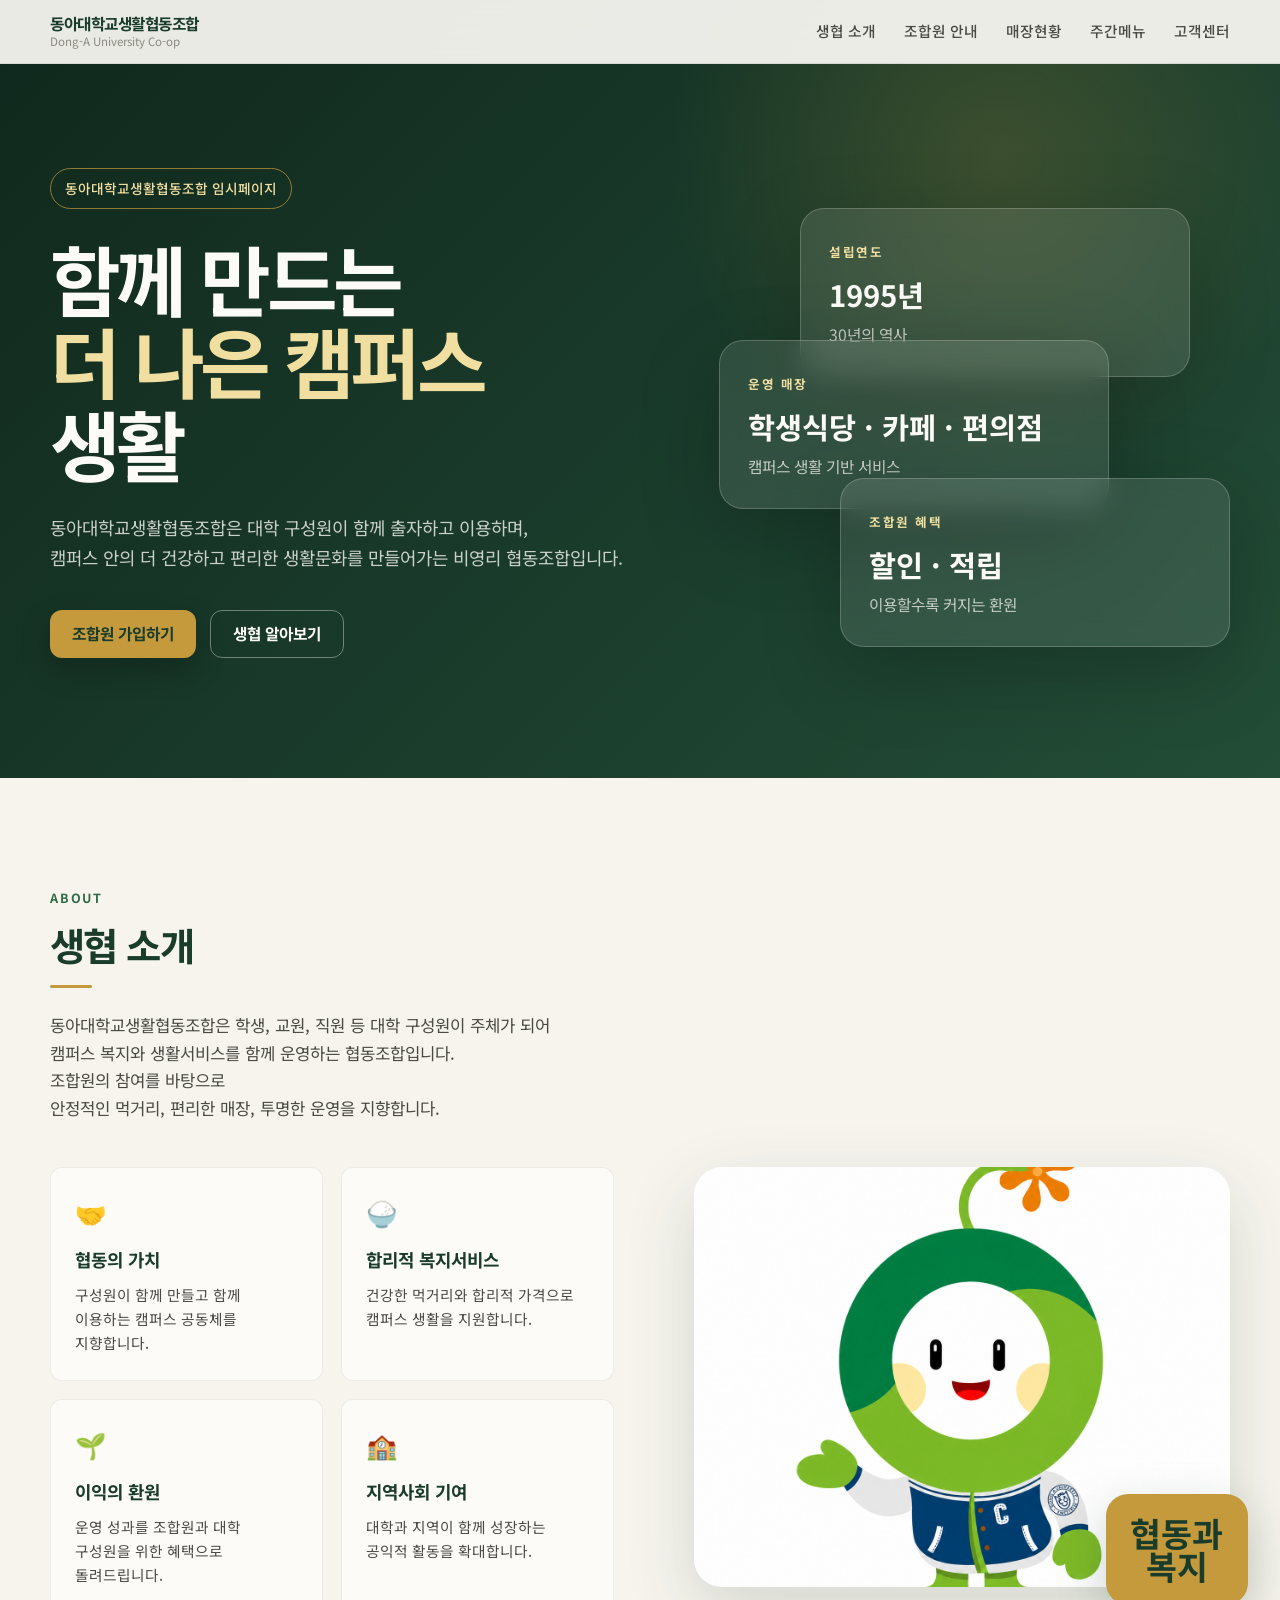
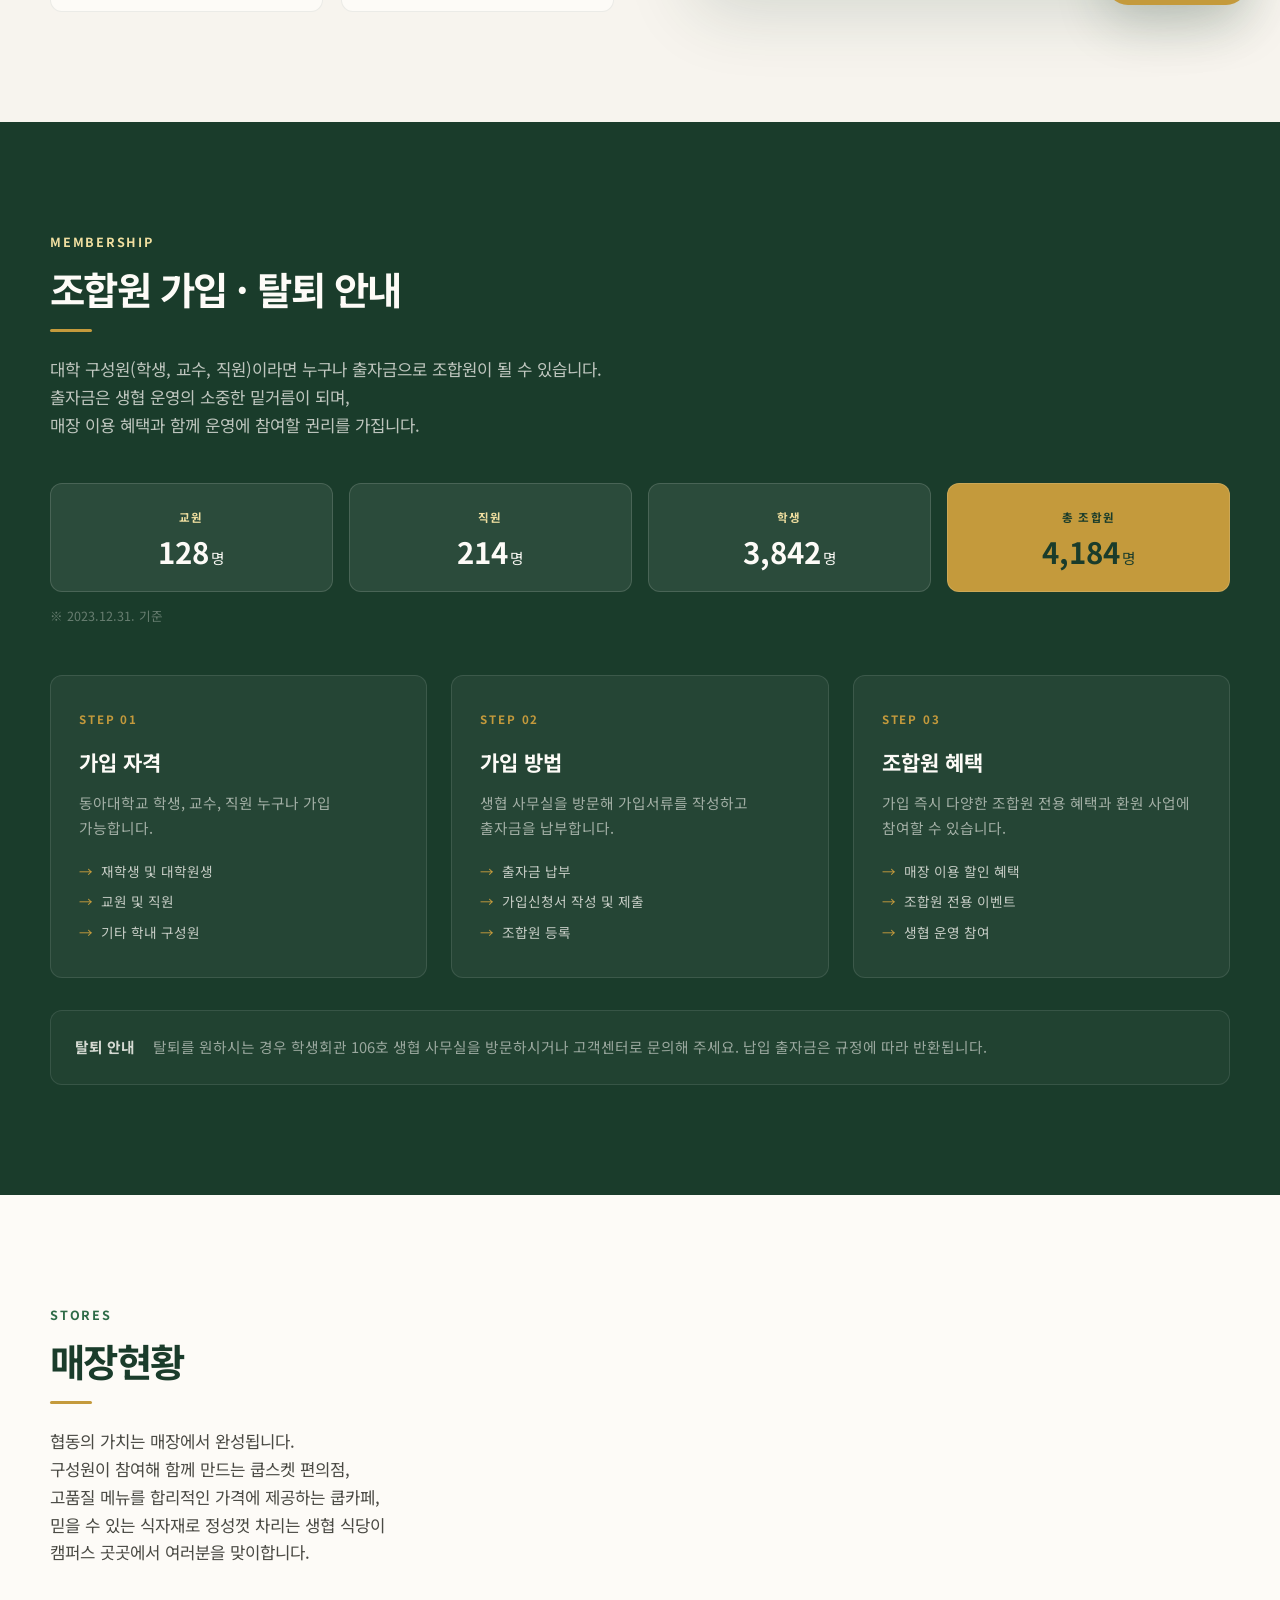
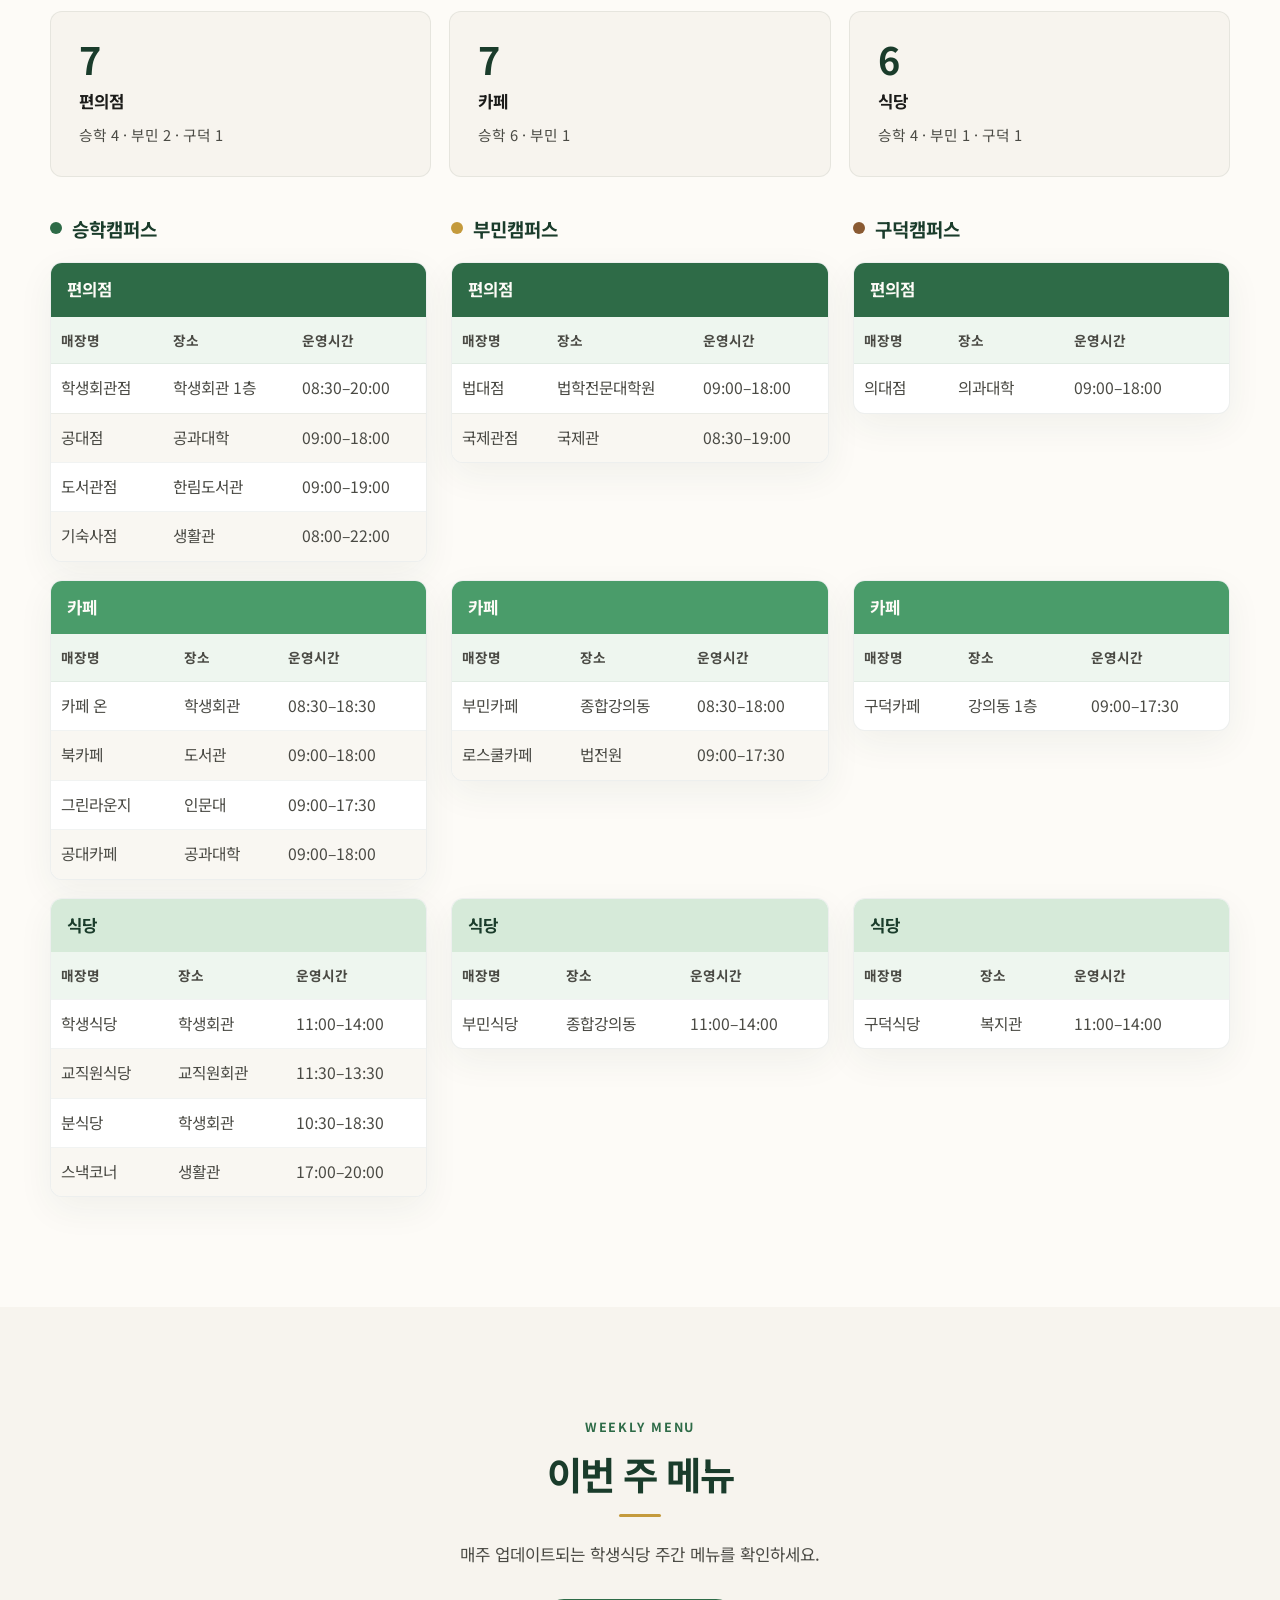
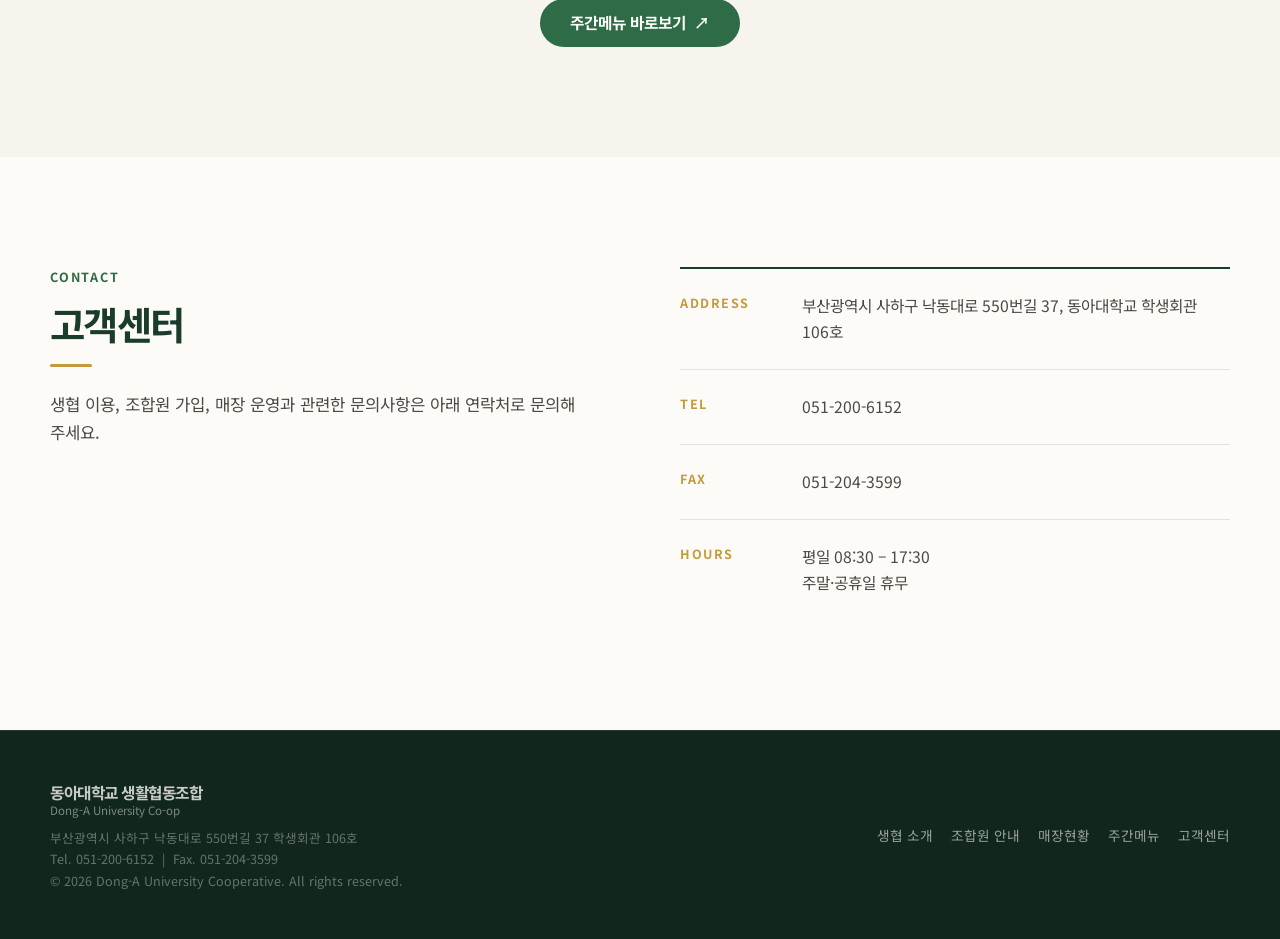
<file: donga/index.html>
<!DOCTYPE html>
<html lang="ko">
<head>
  <meta charset="UTF-8" />
  <meta name="viewport" content="width=device-width, initial-scale=1.0" />
  <title>동아대학교생활협동조합</title>
  <meta name="description" content="동아대학교생활협동조합 안내용 임시 홈페이지입니다." />
  <link rel="preconnect" href="https://fonts.googleapis.com" />
  <link rel="preconnect" href="https://fonts.gstatic.com" crossorigin />
  <link href="https://fonts.googleapis.com/css2?family=Noto+Sans+KR:wght@300;400;500;700&display=swap" rel="stylesheet" />
  <link rel="stylesheet" href="style.css" />
</head>
<body>
  <nav class="site-nav" aria-label="주요 메뉴">
    <div class="nav-inner">
      <a class="brand" href="#top" aria-label="동아대학교생활협동조합 홈으로 이동">
        <span class="brand-title">동아대학교생활협동조합</span>
        <span class="brand-subtitle">Dong-A University Co-op</span>
      </a>

      <button class="nav-toggle" type="button" aria-label="메뉴 열기" aria-expanded="false" aria-controls="navLinks">
        <span></span>
        <span></span>
        <span></span>
      </button>

      <div class="nav-links" id="navLinks">
        <a href="#intro">생협 소개</a>
        <a href="#membership">조합원 안내</a>
        <a href="#stores">매장현황</a>
        <a href="#menu">주간메뉴</a>
        <a href="#contact">고객센터</a>
      </div>
    </div>
  </nav>

  <main id="top">
    <section class="hero" aria-labelledby="hero-title">
      <div class="section-container hero-grid">
        <div class="hero-copy">
          <p class="hero-badge">동아대학교생활협동조합 임시페이지</p>
          <h1 id="hero-title">함께 만드는<br /><span>더 나은 캠퍼스</span><br />생활</h1>
          <p class="hero-description">
            동아대학교생활협동조합은 대학 구성원이 함께 출자하고 이용하며,<br>캠퍼스 안의 더 건강하고 편리한 생활문화를 만들어가는 비영리 협동조합입니다.
          </p>
          <div class="hero-actions">
            <a class="button button-primary" href="#membership">조합원 가입하기</a>
            <a class="button button-outline" href="#intro">생협 알아보기</a>
          </div>
        </div>

        <div class="hero-card-stack" aria-label="생협 주요 정보">
          <article class="hero-card hero-card-one">
            <span class="hero-card-label">설립연도</span>
            <strong>1995년</strong>
            <p>30년의 역사</p>
          </article>
          <article class="hero-card hero-card-two">
            <span class="hero-card-label">운영 매장</span>
            <strong>학생식당 · 카페 · 편의점</strong>
            <p>캠퍼스 생활 기반 서비스</p>
          </article>
          <article class="hero-card hero-card-three">
            <span class="hero-card-label">조합원 혜택</span>
            <strong>할인 · 적립</strong>
            <p>이용할수록 커지는 환원</p>
          </article>
        </div>
      </div>
    </section>

    <section class="section section-intro" id="intro" aria-labelledby="intro-title">
      <div class="section-container">
        <div class="section-header section-header-wide section-header-stacked">
          <p class="section-label">About</p>
          <h2 id="intro-title" class="section-title">생협 소개</h2>
          <div class="section-divider" aria-hidden="true"></div>
          <p class="section-lead">
            동아대학교생활협동조합은 학생, 교원, 직원 등 대학 구성원이 주체가 되어<br>캠퍼스 복지와 생활서비스를 함께 운영하는 협동조합입니다.<br>조합원의 참여를 바탕으로<br>안정적인 먹거리, 편리한 매장, 투명한 운영을 지향합니다.
          </p>
        </div>

        <div class="intro-content-grid">
          <div class="value-grid">
            <article class="value-card">
              <span class="value-icon">🤝</span>
              <h3>협동의 가치</h3>
              <p>구성원이 함께 만들고 함께 이용하는 캠퍼스 공동체를 지향합니다.</p>
            </article>
            <article class="value-card">
              <span class="value-icon">🍚</span>
              <h3>합리적 복지서비스</h3>
              <p>건강한 먹거리와 합리적 가격으로 캠퍼스 생활을 지원합니다.</p>
            </article>
            <article class="value-card">
              <span class="value-icon">🌱</span>
              <h3>이익의 환원</h3>
              <p>운영 성과를 조합원과 대학 구성원을 위한 혜택으로 돌려드립니다.</p>
            </article>
            <article class="value-card">
              <span class="value-icon">🏫</span>
              <h3>지역사회 기여</h3>
              <p>대학과 지역이 함께 성장하는 공익적 활동을 확대합니다.</p>
            </article>
          </div>

          <div class="intro-image-block">
            <img class="intro-img" src="bg_01.png" alt="bg이미지" />
            <div class="trust-badge">
              <strong>협동과<br>복지</strong>
            </div>
          </div>
        </div>
      </div>
    </section>

    <section class="section section-membership" id="membership" aria-labelledby="membership-title">
      <div class="section-container">
        <div class="section-header section-header-wide">
          <p class="section-label label-gold">Membership</p>
          <h2 id="membership-title" class="section-title title-white">조합원 가입 · 탈퇴 안내</h2>
          <div class="section-divider divider-gold" aria-hidden="true"></div>
          <p class="section-lead lead-white">
            대학 구성원(학생, 교수, 직원)이라면 누구나 출자금으로 조합원이 될 수 있습니다.<br />
            출자금은 생협 운영의 소중한 밑거름이 되며,<br />
            매장 이용 혜택과 함께 운영에 참여할 권리를 가집니다.
          </p>
        </div>

        <div class="member-stats" aria-label="조합원 현황 통계">
          <article class="member-stat-card">
            <span>교원</span>
            <strong>128<small>명</small></strong>
          </article>
          <article class="member-stat-card">
            <span>직원</span>
            <strong>214<small>명</small></strong>
          </article>
          <article class="member-stat-card">
            <span>학생</span>
            <strong>3,842<small>명</small></strong>
          </article>
          <article class="member-stat-card member-stat-total">
            <span>총 조합원</span>
            <strong>4,184<small>명</small></strong>
          </article>
        </div>
        <p class="stats-note">※ 2023.12.31. 기준</p>

        <div class="membership-grid membership-grid-steps">
          <article class="membership-card">
            <span class="membership-step">STEP 01</span>
            <h3>가입 자격</h3>
            <p>동아대학교 학생, 교수, 직원 누구나 가입 가능합니다.</p>
            <ul class="membership-list">
              <li>재학생 및 대학원생</li>
              <li>교원 및 직원</li>
              <li>기타 학내 구성원</li>
            </ul>
          </article>
          <article class="membership-card">
            <span class="membership-step">STEP 02</span>
            <h3>가입 방법</h3>
            <p>생협 사무실을 방문해 가입서류를 작성하고 출자금을 납부합니다.</p>
            <ul class="membership-list">
              <li>출자금 납부</li>
              <li>가입신청서 작성 및 제출</li>
              <li>조합원 등록</li>
            </ul>
          </article>
          <article class="membership-card">
            <span class="membership-step">STEP 03</span>
            <h3>조합원 혜택</h3>
            <p>가입 즉시 다양한 조합원 전용 혜택과 환원 사업에 참여할 수 있습니다.</p>
            <ul class="membership-list">
              <li>매장 이용 할인 혜택</li>
              <li>조합원 전용 이벤트</li>
              <li>생협 운영 참여</li>
            </ul>
          </article>
        </div>

        <div class="membership-notice">
          <strong>탈퇴 안내</strong>
          <p>탈퇴를 원하시는 경우 학생회관 106호 생협 사무실을 방문하시거나 고객센터로 문의해 주세요. 납입 출자금은 규정에 따라 반환됩니다.</p>
        </div>
      </div>
    </section>

    <section class="section section-stores" id="stores" aria-labelledby="stores-title">
      <div class="section-container">
        <div class="section-header section-header-wide section-header-stacked stores-header">
          <p class="section-label">Stores</p>
          <h2 id="stores-title" class="section-title">매장현황</h2>
          <div class="section-divider" aria-hidden="true"></div>
          <p class="section-lead">
            협동의 가치는 매장에서 완성됩니다.<br>구성원이 참여해 함께 만드는 쿱스켓 편의점,<br>고품질 메뉴를 합리적인 가격에 제공하는 쿱카페,<br>믿을 수 있는 식자재로 정성껏 차리는 생협 식당이<br>캠퍼스 곳곳에서 여러분을 맞이합니다.
          </p>
        </div>

        <div class="store-summary-grid">
          <article class="store-summary-card">
            <strong>7</strong>
            <span>편의점</span>
            <p>승학 4 · 부민 2 · 구덕 1</p>
          </article>
          <article class="store-summary-card">
            <strong>7</strong>
            <span>카페</span>
            <p>승학 6 · 부민 1</p>
          </article>
          <article class="store-summary-card">
            <strong>6</strong>
            <span>식당</span>
            <p>승학 4 · 부민 1 · 구덕 1</p>
          </article>
        </div>

        <div class="campus-grid">
          <article class="campus-block">
            <h3><span class="campus-marker marker-green"></span>승학캠퍼스</h3>
            <div class="store-card">
              <div class="store-header store-header-cvs">편의점</div>
              <table>
                <thead>
                  <tr><th>매장명</th><th>장소</th><th>운영시간</th></tr>
                </thead>
                <tbody>
                  <tr class="store-row"><td>학생회관점</td><td>학생회관 1층</td><td>08:30–20:00</td></tr>
                  <tr class="store-row store-row-shaded"><td>공대점</td><td>공과대학</td><td>09:00–18:00</td></tr>
                  <tr class="store-row"><td>도서관점</td><td>한림도서관</td><td>09:00–19:00</td></tr>
                  <tr class="store-row store-row-shaded"><td>기숙사점</td><td>생활관</td><td>08:00–22:00</td></tr>
                </tbody>
              </table>
            </div>
            <div class="store-card">
              <div class="store-header store-header-cafe">카페</div>
              <table>
                <thead>
                  <tr><th>매장명</th><th>장소</th><th>운영시간</th></tr>
                </thead>
                <tbody>
                  <tr class="store-row"><td>카페 온</td><td>학생회관</td><td>08:30–18:30</td></tr>
                  <tr class="store-row store-row-shaded"><td>북카페</td><td>도서관</td><td>09:00–18:00</td></tr>
                  <tr class="store-row"><td>그린라운지</td><td>인문대</td><td>09:00–17:30</td></tr>
                  <tr class="store-row store-row-shaded"><td>공대카페</td><td>공과대학</td><td>09:00–18:00</td></tr>
                </tbody>
              </table>
            </div>
            <div class="store-card">
              <div class="store-header store-header-dining">식당</div>
              <table>
                <thead>
                  <tr><th>매장명</th><th>장소</th><th>운영시간</th></tr>
                </thead>
                <tbody>
                  <tr class="store-row"><td>학생식당</td><td>학생회관</td><td>11:00–14:00</td></tr>
                  <tr class="store-row store-row-shaded"><td>교직원식당</td><td>교직원회관</td><td>11:30–13:30</td></tr>
                  <tr class="store-row"><td>분식당</td><td>학생회관</td><td>10:30–18:30</td></tr>
                  <tr class="store-row store-row-shaded"><td>스낵코너</td><td>생활관</td><td>17:00–20:00</td></tr>
                </tbody>
              </table>
            </div>
          </article>

          <article class="campus-block">
            <h3><span class="campus-marker marker-gold"></span>부민캠퍼스</h3>
            <div class="store-card">
              <div class="store-header store-header-cvs">편의점</div>
              <table>
                <thead>
                  <tr><th>매장명</th><th>장소</th><th>운영시간</th></tr>
                </thead>
                <tbody>
                  <tr class="store-row"><td>법대점</td><td>법학전문대학원</td><td>09:00–18:00</td></tr>
                  <tr class="store-row store-row-shaded"><td>국제관점</td><td>국제관</td><td>08:30–19:00</td></tr>
                </tbody>
              </table>
            </div>
            <div class="store-card">
              <div class="store-header store-header-cafe">카페</div>
              <table>
                <thead>
                  <tr><th>매장명</th><th>장소</th><th>운영시간</th></tr>
                </thead>
                <tbody>
                  <tr class="store-row"><td>부민카페</td><td>종합강의동</td><td>08:30–18:00</td></tr>
                  <tr class="store-row store-row-shaded"><td>로스쿨카페</td><td>법전원</td><td>09:00–17:30</td></tr>
                </tbody>
              </table>
            </div>
            <div class="store-card">
              <div class="store-header store-header-dining">식당</div>
              <table>
                <thead>
                  <tr><th>매장명</th><th>장소</th><th>운영시간</th></tr>
                </thead>
                <tbody>
                  <tr class="store-row"><td>부민식당</td><td>종합강의동</td><td>11:00–14:00</td></tr>
                </tbody>
              </table>
            </div>
          </article>

          <article class="campus-block">
            <h3><span class="campus-marker marker-brown"></span>구덕캠퍼스</h3>
            <div class="store-card">
              <div class="store-header store-header-cvs">편의점</div>
              <table>
                <thead>
                  <tr><th>매장명</th><th>장소</th><th>운영시간</th></tr>
                </thead>
                <tbody>
                  <tr class="store-row"><td>의대점</td><td>의과대학</td><td>09:00–18:00</td></tr>
                </tbody>
              </table>
            </div>
            <div class="store-card">
              <div class="store-header store-header-cafe">카페</div>
              <table>
                <thead>
                  <tr><th>매장명</th><th>장소</th><th>운영시간</th></tr>
                </thead>
                <tbody>
                  <tr class="store-row"><td>구덕카페</td><td>강의동 1층</td><td>09:00–17:30</td></tr>
                </tbody>
              </table>
            </div>
            <div class="store-card">
              <div class="store-header store-header-dining">식당</div>
              <table>
                <thead>
                  <tr><th>매장명</th><th>장소</th><th>운영시간</th></tr>
                </thead>
                <tbody>
                  <tr class="store-row"><td>구덕식당</td><td>복지관</td><td>11:00–14:00</td></tr>
                </tbody>
              </table>
            </div>
          </article>
        </div>
      </div>
    </section>

    <section class="section section-menu" id="menu" aria-labelledby="menu-title">
      <div class="section-container menu-simple">
        <p class="section-label">Weekly Menu</p>
        <h2 id="menu-title" class="section-title">이번 주 메뉴</h2>
        <div class="section-divider divider-centered" aria-hidden="true"></div>
        <p class="section-lead menu-lead">매주 업데이트되는 학생식당 주간 메뉴를 확인하세요.</p>
        <a class="button button-green" href="https://www.donga.ac.kr/kor/CMS/DietMenuMgr/list.do?mCode=MN199" target="_blank" rel="noopener">
          주간메뉴 바로보기 <span aria-hidden="true">↗</span>
        </a>
      </div>
    </section>

    <section class="section section-contact" id="contact" aria-labelledby="contact-title">
      <div class="section-container contact-grid">
        <div>
          <p class="section-label">Contact</p>
          <h2 id="contact-title" class="section-title">고객센터</h2>
          <div class="section-divider" aria-hidden="true"></div>
          <p class="section-lead">
            생협 이용, 조합원 가입, 매장 운영과 관련한 문의사항은 아래 연락처로 문의해 주세요.
          </p>
        </div>
        <div class="contact-list">
          <div class="contact-row">
            <span>Address</span>
            <p>부산광역시 사하구 낙동대로 550번길 37, 동아대학교 학생회관 106호</p>
          </div>
          <div class="contact-row">
            <span>Tel</span>
            <p>051-200-6152</p>
          </div>
          <div class="contact-row">
            <span>Fax</span>
            <p>051-204-3599</p>
          </div>
          <div class="contact-row">
            <span>Hours</span>
            <p>평일 08:30 – 17:30<br />주말·공휴일 휴무</p>
          </div>
        </div>
      </div>
    </section>
  </main>

  <footer class="site-footer">
    <div class="section-container footer-inner footer-rich">
      <div>
        <a class="footer-brand" href="#top">
          <span>동아대학교 생활협동조합</span>
          <small>Dong-A University Co-op</small>
        </a>
        <p class="footer-copy">
          부산광역시 사하구 낙동대로 550번길 37 학생회관 106호<br />
          Tel. 051-200-6152 &nbsp;|&nbsp; Fax. 051-204-3599<br />
          © 2026 Dong-A University Cooperative. All rights reserved.
        </p>
      </div>
      <div class="footer-links">
        <a href="#intro">생협 소개</a>
        <a href="#membership">조합원 안내</a>
        <a href="#stores">매장현황</a>
        <a href="#menu">주간메뉴</a>
        <a href="#contact">고객센터</a>
      </div>
    </div>
  </footer>

  <script>
    const navToggle = document.querySelector('.nav-toggle');
    const navLinks = document.querySelector('.nav-links');
    const navItems = document.querySelectorAll('.nav-links a');

    function closeMenu() {
      navToggle.classList.remove('open');
      navLinks.classList.remove('open');
      navToggle.setAttribute('aria-expanded', 'false');
      navToggle.setAttribute('aria-label', '메뉴 열기');
    }

    navToggle.addEventListener('click', () => {
      const isOpen = navToggle.classList.toggle('open');
      navLinks.classList.toggle('open', isOpen);
      navToggle.setAttribute('aria-expanded', String(isOpen));
      navToggle.setAttribute('aria-label', isOpen ? '메뉴 닫기' : '메뉴 열기');
    });

    navItems.forEach((item) => {
      item.addEventListener('click', closeMenu);
    });

    window.addEventListener('resize', () => {
      if (window.innerWidth > 900) {
        closeMenu();
      }
    });
  </script>
</body>
</html>
</file>
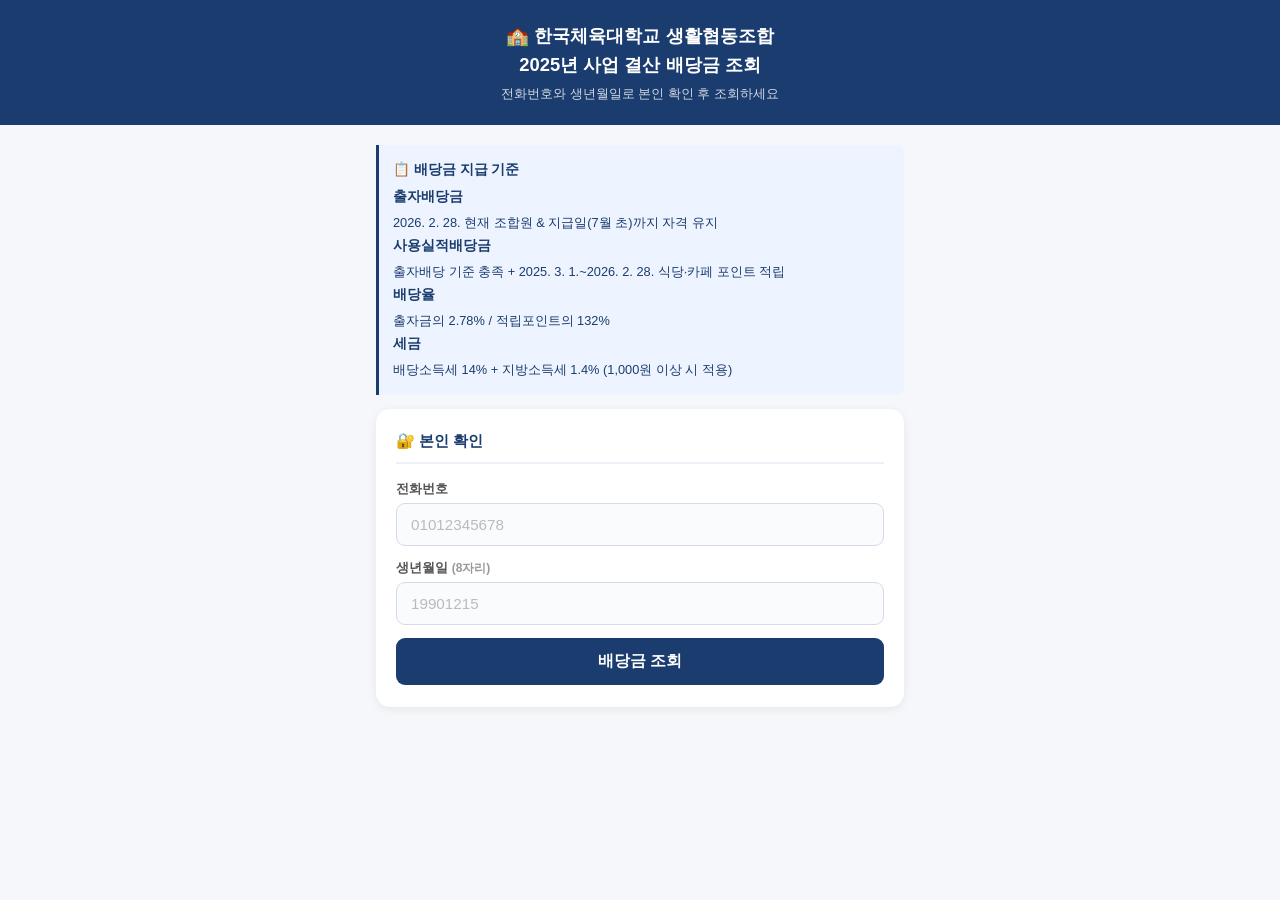
<file: knsu_member/public/index.html>
<!DOCTYPE html>
<html lang="ko">
<head>
<meta charset="UTF-8">
<meta name="viewport" content="width=device-width, initial-scale=1.0">
<title>한국체육대학교 생활협동조합 배당금 조회</title>
<style>
  * { box-sizing: border-box; margin: 0; padding: 0; }
  body { font-family: 'Apple SD Gothic Neo', '맑은 고딕', sans-serif; background: #f5f7fa; color: #222; min-height: 100vh; }

  .header { background: #1a3c6e; color: white; padding: 22px 20px; text-align: center; }
  .header h1 { font-size: 1.15rem; font-weight: 700; line-height: 1.55; }
  .header p { font-size: 0.82rem; margin-top: 6px; opacity: 0.8; }

  .container { max-width: 560px; margin: 0 auto; padding: 20px 16px 40px; }

  .card { background: white; border-radius: 14px; padding: 22px 20px; margin-bottom: 14px; box-shadow: 0 2px 10px rgba(0,0,0,0.07); }
  .card-title { font-size: 0.95rem; font-weight: 700; color: #1a3c6e; border-bottom: 2px solid #eef1f8; padding-bottom: 10px; margin-bottom: 16px; }

  .form-group { margin-bottom: 13px; }
  label { display: block; font-size: 0.82rem; color: #555; margin-bottom: 5px; font-weight: 600; }
  input[type=tel], input[type=text] {
    width: 100%; padding: 12px 14px; border: 1.5px solid #d5dbe8; border-radius: 9px;
    font-size: 0.95rem; color: #222; background: #fafbfd; transition: border-color .18s;
  }
  input:focus { outline: none; border-color: #1a3c6e; background: white; }
  input::placeholder { color: #bbb; }

  .btn { width: 100%; padding: 13px; border: none; border-radius: 9px; font-size: 0.97rem; font-weight: 700; cursor: pointer; transition: all .18s; letter-spacing: -0.2px; }
  .btn:disabled { opacity: 0.6; cursor: not-allowed; }
  .btn-primary { background: #1a3c6e; color: white; }
  .btn-primary:hover:not(:disabled) { background: #14305a; }
  .btn-ghost { background: #eef1f8; color: #1a3c6e; margin-top: 9px; }
  .btn-ghost:hover:not(:disabled) { background: #dde3f0; }
  .btn-cash { background: #1b6b3a; color: white; }
  .btn-cash:hover:not(:disabled) { background: #145230; }
  .btn-capital { background: #1a3c6e; color: white; }
  .btn-capital:hover:not(:disabled) { background: #14305a; }

  /* 배당금 테이블 */
  .dividend-wrap { margin-bottom: 18px; }
  .dividend-row { display: flex; justify-content: space-between; align-items: center; padding: 9px 0; border-bottom: 1px solid #f2f4f8; font-size: 0.9rem; }
  .dividend-row:last-child { border-bottom: none; }
  .dividend-row .lbl { color: #666; }
  .dividend-row .val { font-weight: 600; color: #222; }
  .dividend-row.total { padding-top: 12px; margin-top: 4px; border-top: 2px solid #1a3c6e; border-bottom: none; }
  .dividend-row.total .lbl { font-weight: 700; color: #1a3c6e; font-size: 0.95rem; }
  .dividend-row.total .val { font-size: 1.1rem; font-weight: 800; color: #1a3c6e; }
  .dividend-row.deduct .val { color: #c0392b; }

  /* 수령방법 선택 */
  .method-btns { display: flex; gap: 10px; margin-top: 6px; }
  .method-btn {
    flex: 1; padding: 16px 10px; border: 2px solid #d5dbe8; border-radius: 11px;
    background: white; font-size: 0.9rem; font-weight: 600; cursor: pointer;
    text-align: center; transition: all .18s; line-height: 1.4;
  }
  .method-btn .icon { font-size: 1.4rem; display: block; margin-bottom: 4px; }
  .method-btn:hover { border-color: #1a3c6e; background: #f0f4ff; }
  .method-btn.selected { border-color: #1a3c6e; background: #eef1f8; color: #1a3c6e; }

  /* 동의 박스 */
  .consent-scroll { background: #f8f9fc; border: 1px solid #e0e4ef; border-radius: 8px; padding: 12px 14px; margin-bottom: 8px; font-size: 0.78rem; color: #444; line-height: 1.75; max-height: 130px; overflow-y: auto; }
  .consent-check { display: flex; align-items: center; gap: 9px; font-size: 0.88rem; font-weight: 600; cursor: pointer; padding: 4px 0; }
  .consent-check input[type=checkbox] { width: 17px; height: 17px; cursor: pointer; flex-shrink: 0; }

  /* 알림 */
  .alert { padding: 11px 14px; border-radius: 8px; font-size: 0.85rem; margin-top: 10px; line-height: 1.5; }
  .alert-error { background: #fff0f0; color: #c0392b; border: 1px solid #fad4d4; }
  .alert-success { background: #edfaf1; color: #1b6b3a; border: 1px solid #b7e8c8; }
  .alert-warning { background: #fffbea; color: #856404; border: 1px solid #ffe484; }

  /* 안내 박스 */
  .info-box { background: #eef4ff; border-left: 3px solid #1a3c6e; padding: 13px 14px; border-radius: 0 8px 8px 0; font-size: 0.8rem; color: #1a3c6e; line-height: 1.75; margin-bottom: 14px; }
  .info-box b { display: block; margin-bottom: 3px; font-size: 0.85rem; }

  .notice-sm { font-size: 0.78rem; color: #888; margin-top: 6px; line-height: 1.6; }

  .hidden { display: none !important; }

  .spinner { display: inline-block; width: 16px; height: 16px; border: 2.5px solid rgba(255,255,255,.35); border-top-color: white; border-radius: 50%; animation: spin .65s linear infinite; vertical-align: middle; margin-right: 4px; }
  @keyframes spin { to { transform: rotate(360deg); } }

  .section-label { font-size: 0.82rem; font-weight: 700; color: #444; margin-bottom: 8px; }
</style>
</head>
<body>

<div class="header">
  <h1>🏫 한국체육대학교 생활협동조합<br>2025년 사업 결산 배당금 조회</h1>
  <p>전화번호와 생년월일로 본인 확인 후 조회하세요</p>
</div>

<div class="container">

  <div class="info-box">
    <b>📋 배당금 지급 기준</b>
    <b>출자배당금</b> 2026. 2. 28. 현재 조합원 & 지급일(7월 초)까지 자격 유지<br>
    <b>사용실적배당금</b> 출자배당 기준 충족 + 2025. 3. 1.~2026. 2. 28. 식당·카페 포인트 적립<br>
    <b>배당율</b> 출자금의 2.78% / 적립포인트의 132%<br>
    <b>세금</b> 배당소득세 14% + 지방소득세 1.4% (1,000원 이상 시 적용)
  </div>

  <!-- STEP 1: 본인 확인 -->
  <div id="step1" class="card">
    <div class="card-title">🔐 본인 확인</div>
    <div class="form-group">
      <label>전화번호</label>
      <input type="tel" id="phone-input" placeholder="01012345678" maxlength="11">
    </div>
    <div class="form-group">
      <label>생년월일 <span style="font-size:.75rem;color:#999;">(8자리)</span></label>
      <input type="tel" id="birth-input" placeholder="19901215" maxlength="8">
    </div>
    <button class="btn btn-primary" id="lookup-btn" onclick="lookupDividend()">배당금 조회</button>
    <div id="lookup-error" class="alert alert-error hidden"></div>
  </div>

  <!-- STEP 2: 배당금 확인 + 수령방법 선택 -->
  <div id="step2" class="card hidden">
    <div class="card-title">💰 배당금 내역</div>

    <div class="dividend-wrap" id="dividend-wrap"></div>

    <div id="already-notice" class="alert alert-warning hidden"></div>

    <div id="method-select">
      <div class="section-label">수령 방법을 선택해주세요</div>
      <p class="notice-sm" style="margin-bottom:10px;">
        ※ 현금수령 미신청 시 지급액 1만원 단위로 출자금 자동 증좌됩니다.
      </p>
      <div class="method-btns">
        <button class="method-btn" id="btn-cash" onclick="selectMethod('cash')">
          <span class="icon">💵</span>
          현금 수령
        </button>
        <button class="method-btn" id="btn-capital" onclick="selectMethod('capital')">
          <span class="icon">📈</span>
          출자금 반영
        </button>
      </div>
    </div>
  </div>

  <!-- STEP 3A: 현금수령 폼 -->
  <div id="step3-cash" class="card hidden">
    <div class="card-title">💵 현금수령 신청</div>

    <div class="form-group">
      <label>이름 <span style="color:#c0392b">*</span></label>
      <input type="text" id="name" placeholder="홍길동">
    </div>
    <div class="form-group">
      <label>은행명 <span style="color:#c0392b">*</span></label>
      <input type="text" id="bank-name" placeholder="예: 국민은행">
    </div>
    <div class="form-group">
      <label>계좌번호 <span style="color:#c0392b">*</span></label>
      <input type="text" id="account-number" placeholder="'-' 없이 숫자만">
    </div>
    <div class="form-group">
      <label>주민등록번호 <span style="color:#c0392b">*</span> <span style="font-size:.72rem;color:#999;">암호화 저장</span></label>
      <input type="text" id="ssn" placeholder="YYMMDD-NNNNNNN" maxlength="14">
    </div>
    <div class="form-group">
      <label>전화번호 변경 <span style="font-size:.72rem;color:#999;">변경된 경우에만 입력</span></label>
      <input type="tel" id="new-phone" placeholder="변경된 전화번호">
    </div>

    <!-- 동의 1 -->
    <div class="form-group">
      <div class="section-label">동의 항목</div>
      <div class="consent-scroll">
        <strong>개인정보 수집·이용 동의</strong><br>
        ○ 수집·이용 목적: 배당금 지급에 필요한 정보<br>
        ○ 수집 항목: 성명, 휴대전화번호, 은행계좌(은행명, 계좌번호)<br>
        ○ 보유·이용 기간: 배당금 지급 관련 절차 완료 시까지(원천세 신고 완료 시까지)<br><br>
        귀하께서는 본 개인정보 수집·이용에 대해 동의하지 않을 수 있습니다. 다만, 동의하지 않을 경우 배당금 현금지급 신청이 불가합니다.
      </div>
      <label class="consent-check">
        <input type="checkbox" id="consent1">
        개인정보 수집·이용에 동의합니다.
      </label>
    </div>

    <!-- 동의 2 -->
    <div class="form-group">
      <div class="consent-scroll">
        <strong>고유식별정보 수집·이용 동의</strong><br>
        ○ 수집·이용 목적: 배당금 지급에 필요한 정보<br>
        ○ 수집 항목: 주민등록번호<br>
        ○ 보유·이용 기간: 배당금 지급 관련 절차 완료 시까지(원천세 신고 완료 시까지)<br><br>
        귀하께서는 본 고유식별정보 수집·이용에 대해 동의하지 않을 수 있습니다. 다만, 동의하지 않을 경우 배당금 현금지급 신청이 불가합니다.
      </div>
      <label class="consent-check">
        <input type="checkbox" id="consent2">
        고유식별정보 수집·이용에 동의합니다.
      </label>
    </div>

    <!-- 동의 3 -->
    <div class="form-group">
      <div class="consent-scroll">
        <strong>개인정보 및 고유식별정보 제3자 제공 동의</strong><br>
        ○ 개인정보 제공받는 자: 퍼스트세무법인<br>
        ○ 개인정보 이용 목적: 배당금의 원천세 신고<br>
        ○ 제공하는 항목: 성명, 주민등록번호<br>
        ○ 보유 및 이용 기간: 원천세 신고 완료 시까지<br><br>
        귀하께서는 개인정보 및 고유식별정보 제3자 제공에 대해 동의하지 않을 수 있습니다. 다만, 동의하지 않을 경우 배당금 현금지급 신청이 불가합니다.
      </div>
      <label class="consent-check">
        <input type="checkbox" id="consent3">
        개인정보 및 고유식별정보 제3자 제공에 동의합니다.
      </label>
    </div>

    <button class="btn btn-cash" id="cash-submit-btn" onclick="submitCash()">현금수령 신청 완료</button>
    <button class="btn btn-ghost" onclick="goBack()">← 뒤로</button>
    <div id="cash-error" class="alert alert-error hidden"></div>
    <div id="cash-success" class="alert alert-success hidden"></div>
  </div>

  <!-- STEP 3B: 출자금 반영 확인 -->
  <div id="step3-capital" class="card hidden">
    <div class="card-title">📈 출자금 반영 신청</div>
    <div class="alert alert-warning" style="margin-bottom:14px;">
      배당금 전액을 <strong>출자금으로 반영</strong>합니다.<br>
      현금 수령을 원하지 않으며, 출자금 증좌에 동의합니다.
    </div>
    <div class="form-group">
      <label>전화번호 변경 <span style="font-size:.72rem;color:#999;">변경된 경우에만 입력</span></label>
      <input type="tel" id="new-phone-capital" placeholder="변경된 전화번호">
    </div>
    <button class="btn btn-capital" id="capital-submit-btn" onclick="submitCapital()">출자금 반영 신청 완료</button>
    <button class="btn btn-ghost" onclick="goBack()">← 뒤로</button>
    <div id="capital-error" class="alert alert-error hidden"></div>
    <div id="capital-success" class="alert alert-success hidden"></div>
  </div>

</div>

<script>
  let _phone = '';
  let _birth = '';

  function fmt(n) {
    if (n === null || n === undefined || n === '') return '-';
    return Number(n).toLocaleString('ko-KR') + '원';
  }

  async function lookupDividend() {
    const phone = document.getElementById('phone-input').value.replace(/[^0-9]/g, '');
    const birth = document.getElementById('birth-input').value.replace(/[^0-9]/g, '');
    const errEl = document.getElementById('lookup-error');
    errEl.classList.add('hidden');

    if (!phone || phone.length < 10) {
      errEl.textContent = '올바른 전화번호를 입력해주세요.';
      errEl.classList.remove('hidden'); return;
    }
    if (birth.length !== 8) {
      errEl.textContent = '생년월일 8자리를 입력해주세요. (예: 19901215)';
      errEl.classList.remove('hidden'); return;
    }

    const btn = document.getElementById('lookup-btn');
    btn.innerHTML = '<span class="spinner"></span>조회 중...';
    btn.disabled = true;

    try {
      const res = await fetch('/api/lookup', {
        method: 'POST',
        headers: { 'Content-Type': 'application/json' },
        body: JSON.stringify({ phone, birthdate: birth })
      });
      const data = await res.json();

      if (!res.ok) {
        errEl.textContent = data.error;
        errEl.classList.remove('hidden'); return;
      }

      _phone = phone;
      _birth = birth;

      const m = data.member;
      document.getElementById('dividend-wrap').innerHTML = `
        <div class="dividend-row"><span class="lbl">출자배당금</span><span class="val">${fmt(m.capital_dividend)}</span></div>
        <div class="dividend-row"><span class="lbl">사용실적배당금</span><span class="val">${fmt(m.usage_dividend)}</span></div>
        <div class="dividend-row"><span class="lbl">배당총액</span><span class="val">${fmt(m.total_dividend)}</span></div>
        <div class="dividend-row deduct"><span class="lbl">배당소득세</span><span class="val">- ${fmt(m.dividend_tax)}</span></div>
        <div class="dividend-row deduct"><span class="lbl">지방소득세</span><span class="val">- ${fmt(m.local_tax)}</span></div>
        <div class="dividend-row total"><span class="lbl">실제 수령액</span><span class="val">${fmt(m.actual_amount)}</span></div>
      `;

      const noticeEl = document.getElementById('already-notice');
      if (data.existing) {
        const method = data.existing.payment_method === 'cash' ? '현금수령' : '출자금반영';
        noticeEl.innerHTML = `⚠️ 이미 <strong>${method}</strong>으로 신청하셨습니다. (${data.existing.submitted_at})<br>재신청 시 기존 내용이 덮어씌워집니다.`;
        noticeEl.classList.remove('hidden');
      } else {
        noticeEl.classList.add('hidden');
      }

      document.getElementById('step1').classList.add('hidden');
      document.getElementById('step2').classList.remove('hidden');

    } catch (e) {
      errEl.textContent = '서버 연결에 실패했습니다. 잠시 후 다시 시도해주세요.';
      errEl.classList.remove('hidden');
    } finally {
      btn.innerHTML = '배당금 조회';
      btn.disabled = false;
    }
  }

  function selectMethod(method) {
    document.getElementById('btn-cash').classList.toggle('selected', method === 'cash');
    document.getElementById('btn-capital').classList.toggle('selected', method === 'capital');
    document.getElementById('step2').classList.add('hidden');
    document.getElementById('step3-' + method).classList.remove('hidden');
  }

  function goBack() {
    document.getElementById('step3-cash').classList.add('hidden');
    document.getElementById('step3-capital').classList.add('hidden');
    document.getElementById('step2').classList.remove('hidden');
  }

  async function submitCash() {
    const errEl = document.getElementById('cash-error');
    const sucEl = document.getElementById('cash-success');
    errEl.classList.add('hidden');
    sucEl.classList.add('hidden');

    const name = document.getElementById('name').value.trim();
    const bankName = document.getElementById('bank-name').value.trim();
    const accountNumber = document.getElementById('account-number').value.replace(/[^0-9]/g, '');
    const ssn = document.getElementById('ssn').value.replace(/[^0-9]/g, '');
    const newPhone = document.getElementById('new-phone').value.replace(/[^0-9]/g, '');
    const c1 = document.getElementById('consent1').checked;
    const c2 = document.getElementById('consent2').checked;
    const c3 = document.getElementById('consent3').checked;

    if (!name) { errEl.textContent = '이름을 입력해주세요.'; errEl.classList.remove('hidden'); return; }
    if (!bankName) { errEl.textContent = '은행명을 입력해주세요.'; errEl.classList.remove('hidden'); return; }
    if (!accountNumber) { errEl.textContent = '계좌번호를 입력해주세요.'; errEl.classList.remove('hidden'); return; }
    if (ssn.length !== 13) { errEl.textContent = '주민등록번호 13자리를 정확히 입력해주세요.'; errEl.classList.remove('hidden'); return; }
    if (!c1 || !c2 || !c3) { errEl.textContent = '모든 동의 항목에 체크해주세요.'; errEl.classList.remove('hidden'); return; }

    const btn = document.getElementById('cash-submit-btn');
    btn.innerHTML = '<span class="spinner"></span>신청 중...';
    btn.disabled = true;

    try {
      const res = await fetch('/api/submit/cash', {
        method: 'POST',
        headers: { 'Content-Type': 'application/json' },
        body: JSON.stringify({
          phone: _phone, birthdate: _birth,
          new_phone: newPhone || null,
          name, bank_name: bankName, account_number: accountNumber, ssn,
          consent_personal: true, consent_unique_id: true, consent_third_party: true
        })
      });
      const data = await res.json();
      if (!res.ok) { errEl.textContent = data.error; errEl.classList.remove('hidden'); return; }

      sucEl.innerHTML = '✅ ' + data.message;
      sucEl.classList.remove('hidden');
      btn.classList.add('hidden');
      document.querySelectorAll('#step3-cash .btn-ghost').forEach(b => b.classList.add('hidden'));
    } catch (e) {
      errEl.textContent = '서버 연결에 실패했습니다.';
      errEl.classList.remove('hidden');
    } finally {
      btn.innerHTML = '현금수령 신청 완료';
      btn.disabled = false;
    }
  }

  async function submitCapital() {
    const errEl = document.getElementById('capital-error');
    const sucEl = document.getElementById('capital-success');
    errEl.classList.add('hidden');
    sucEl.classList.add('hidden');

    const newPhone = document.getElementById('new-phone-capital').value.replace(/[^0-9]/g, '');

    const btn = document.getElementById('capital-submit-btn');
    btn.innerHTML = '<span class="spinner"></span>신청 중...';
    btn.disabled = true;

    try {
      const res = await fetch('/api/submit/capital', {
        method: 'POST',
        headers: { 'Content-Type': 'application/json' },
        body: JSON.stringify({ phone: _phone, birthdate: _birth, new_phone: newPhone || null })
      });
      const data = await res.json();
      if (!res.ok) { errEl.textContent = data.error; errEl.classList.remove('hidden'); return; }

      sucEl.innerHTML = '✅ ' + data.message;
      sucEl.classList.remove('hidden');
      btn.classList.add('hidden');
      document.querySelectorAll('#step3-capital .btn-ghost').forEach(b => b.classList.add('hidden'));
    } catch (e) {
      errEl.textContent = '서버 연결에 실패했습니다.';
      errEl.classList.remove('hidden');
    } finally {
      btn.innerHTML = '출자금 반영 신청 완료';
      btn.disabled = false;
    }
  }

  // 주민번호 자동 하이픈
  document.getElementById('ssn').addEventListener('input', function(e) {
    let v = e.target.value.replace(/[^0-9]/g, '');
    if (v.length > 6) v = v.slice(0, 6) + '-' + v.slice(6);
    e.target.value = v.slice(0, 14);
  });

  // 엔터키로 조회
  ['phone-input', 'birth-input'].forEach(id => {
    document.getElementById(id).addEventListener('keydown', e => {
      if (e.key === 'Enter') lookupDividend();
    });
  });
</script>
</body>
</html>
</file>
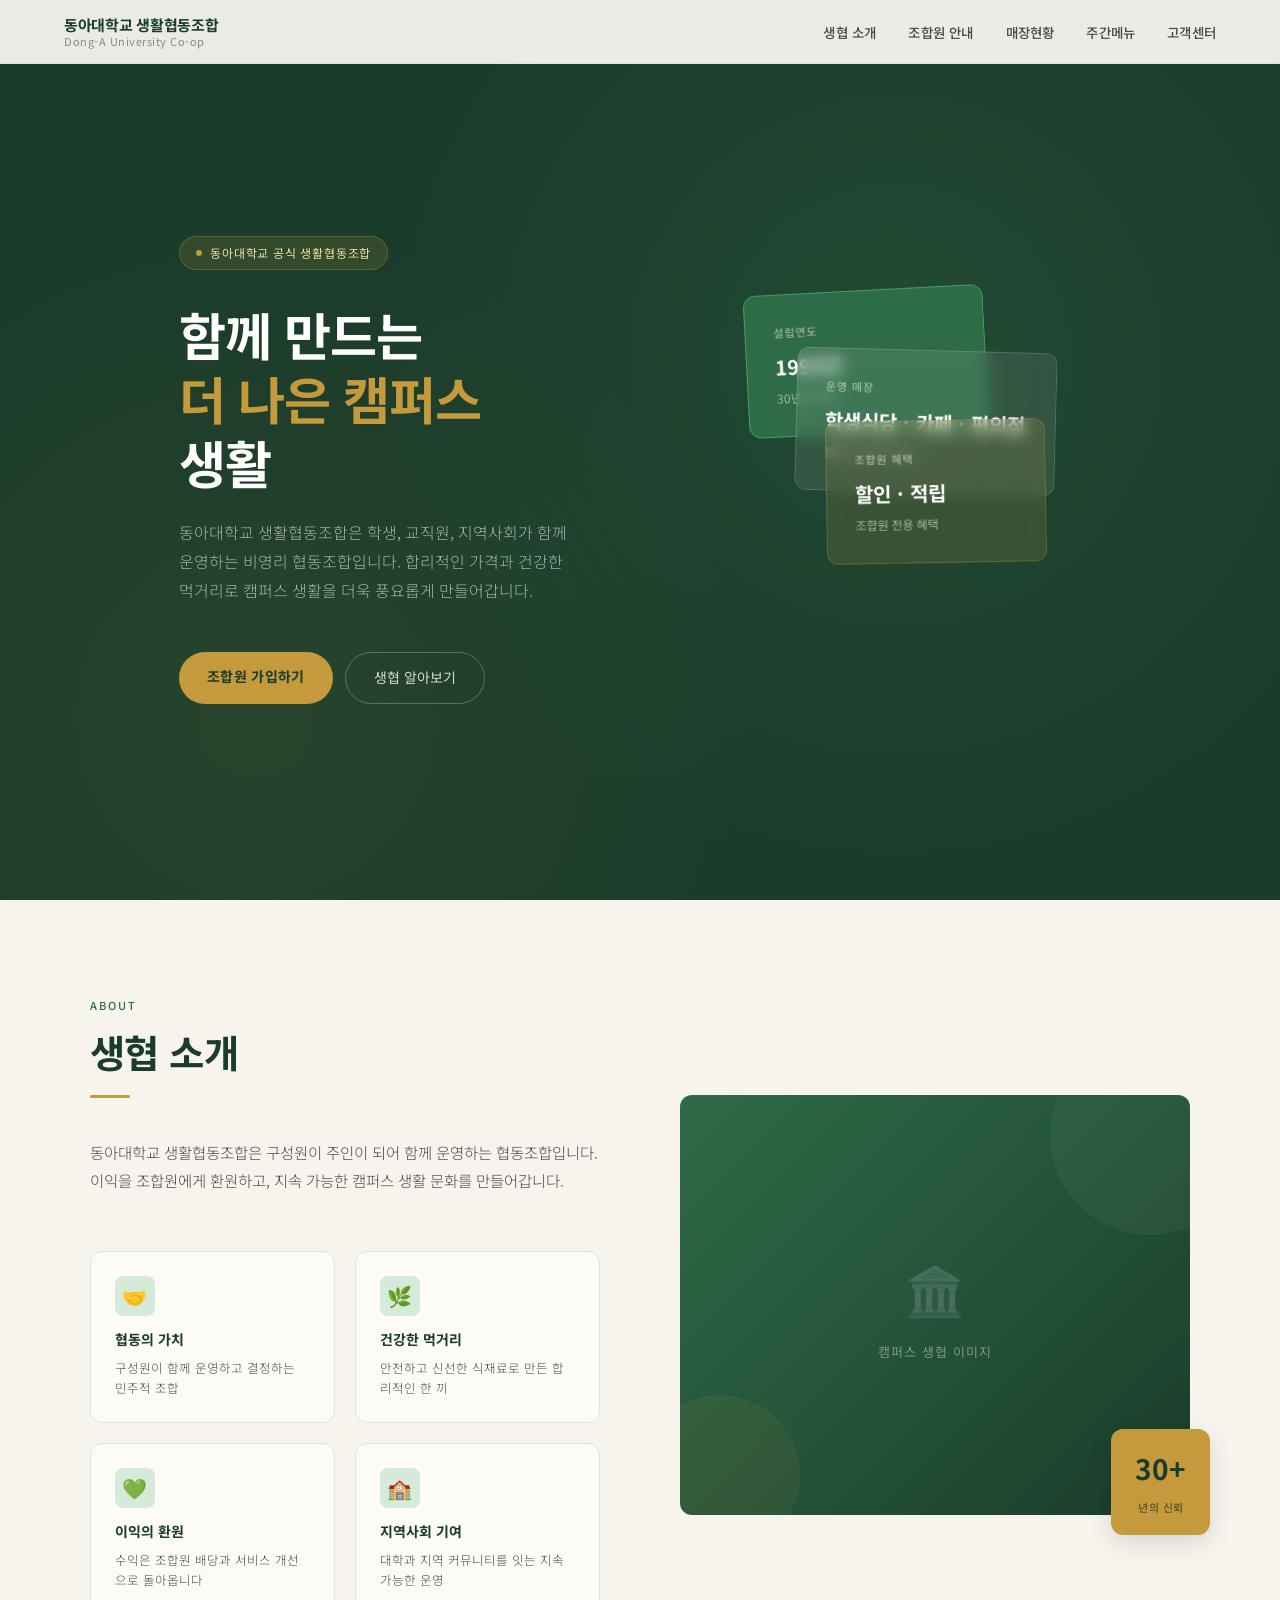
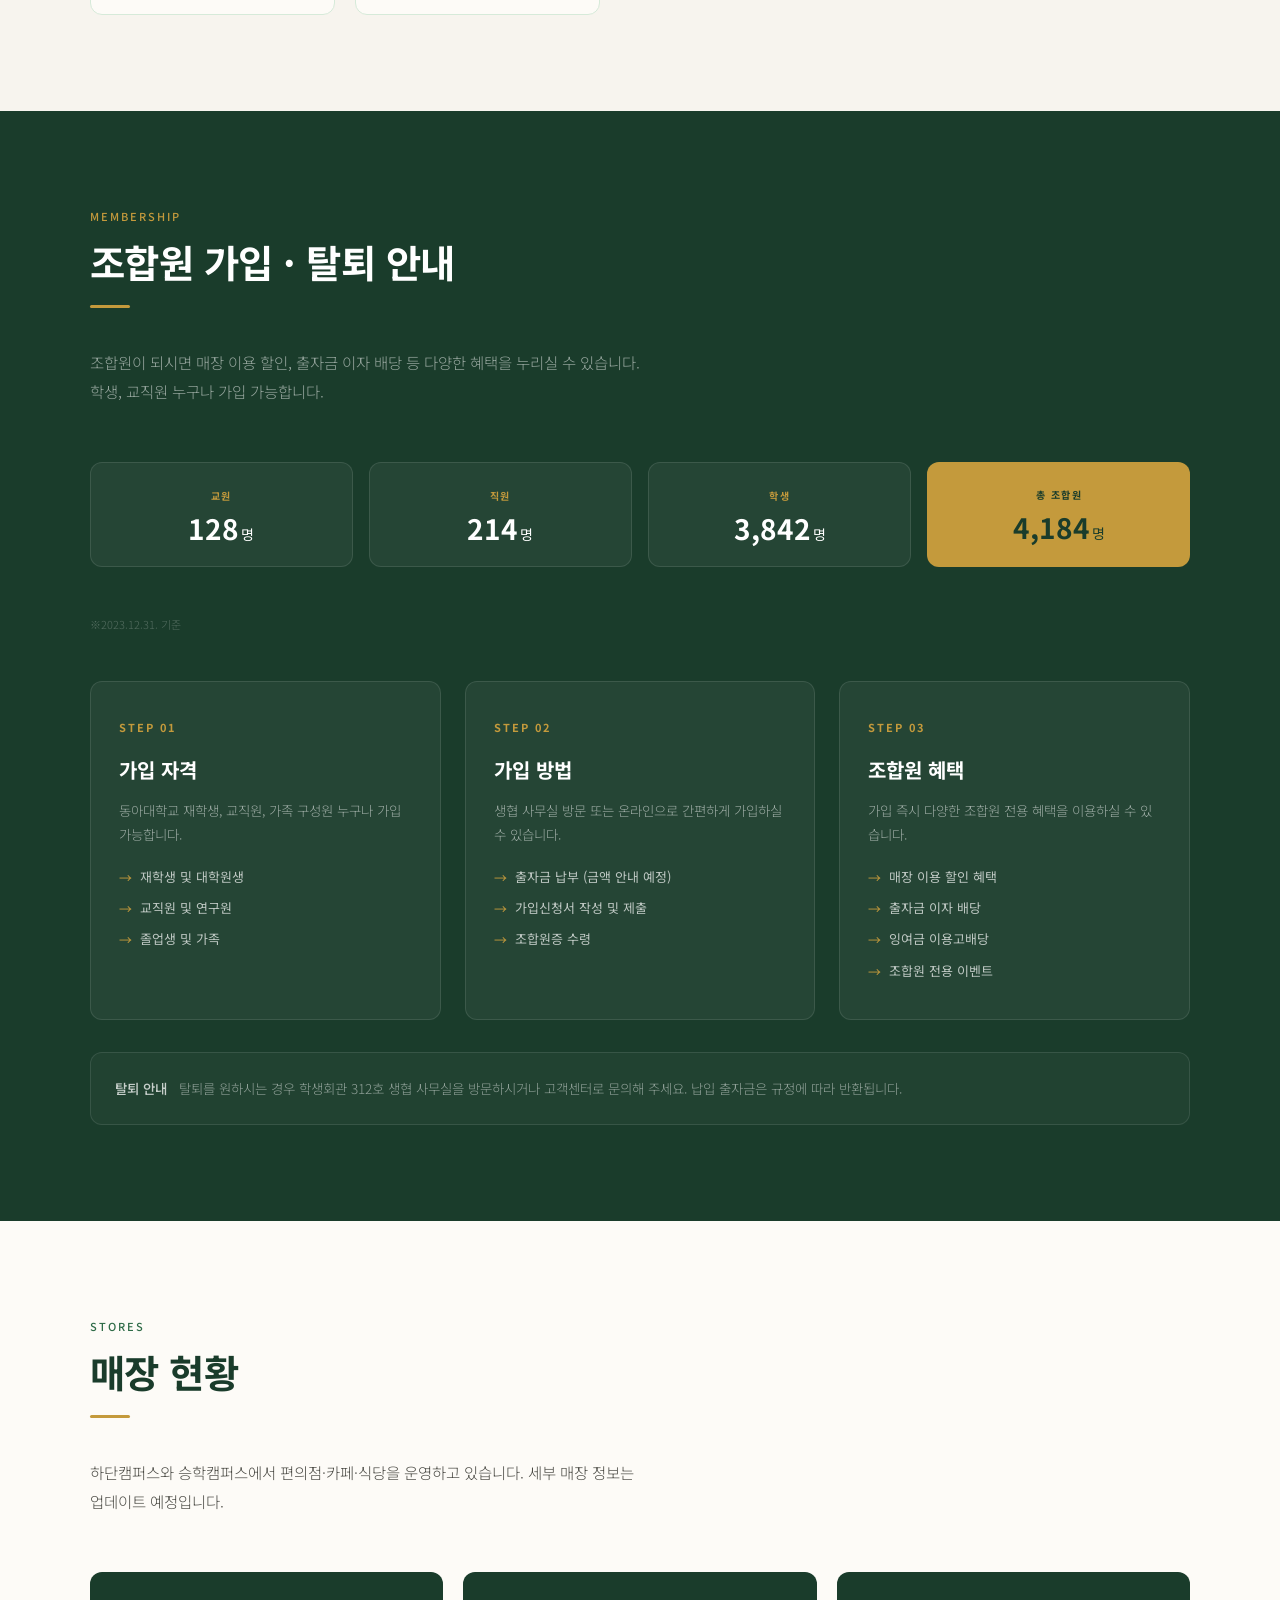
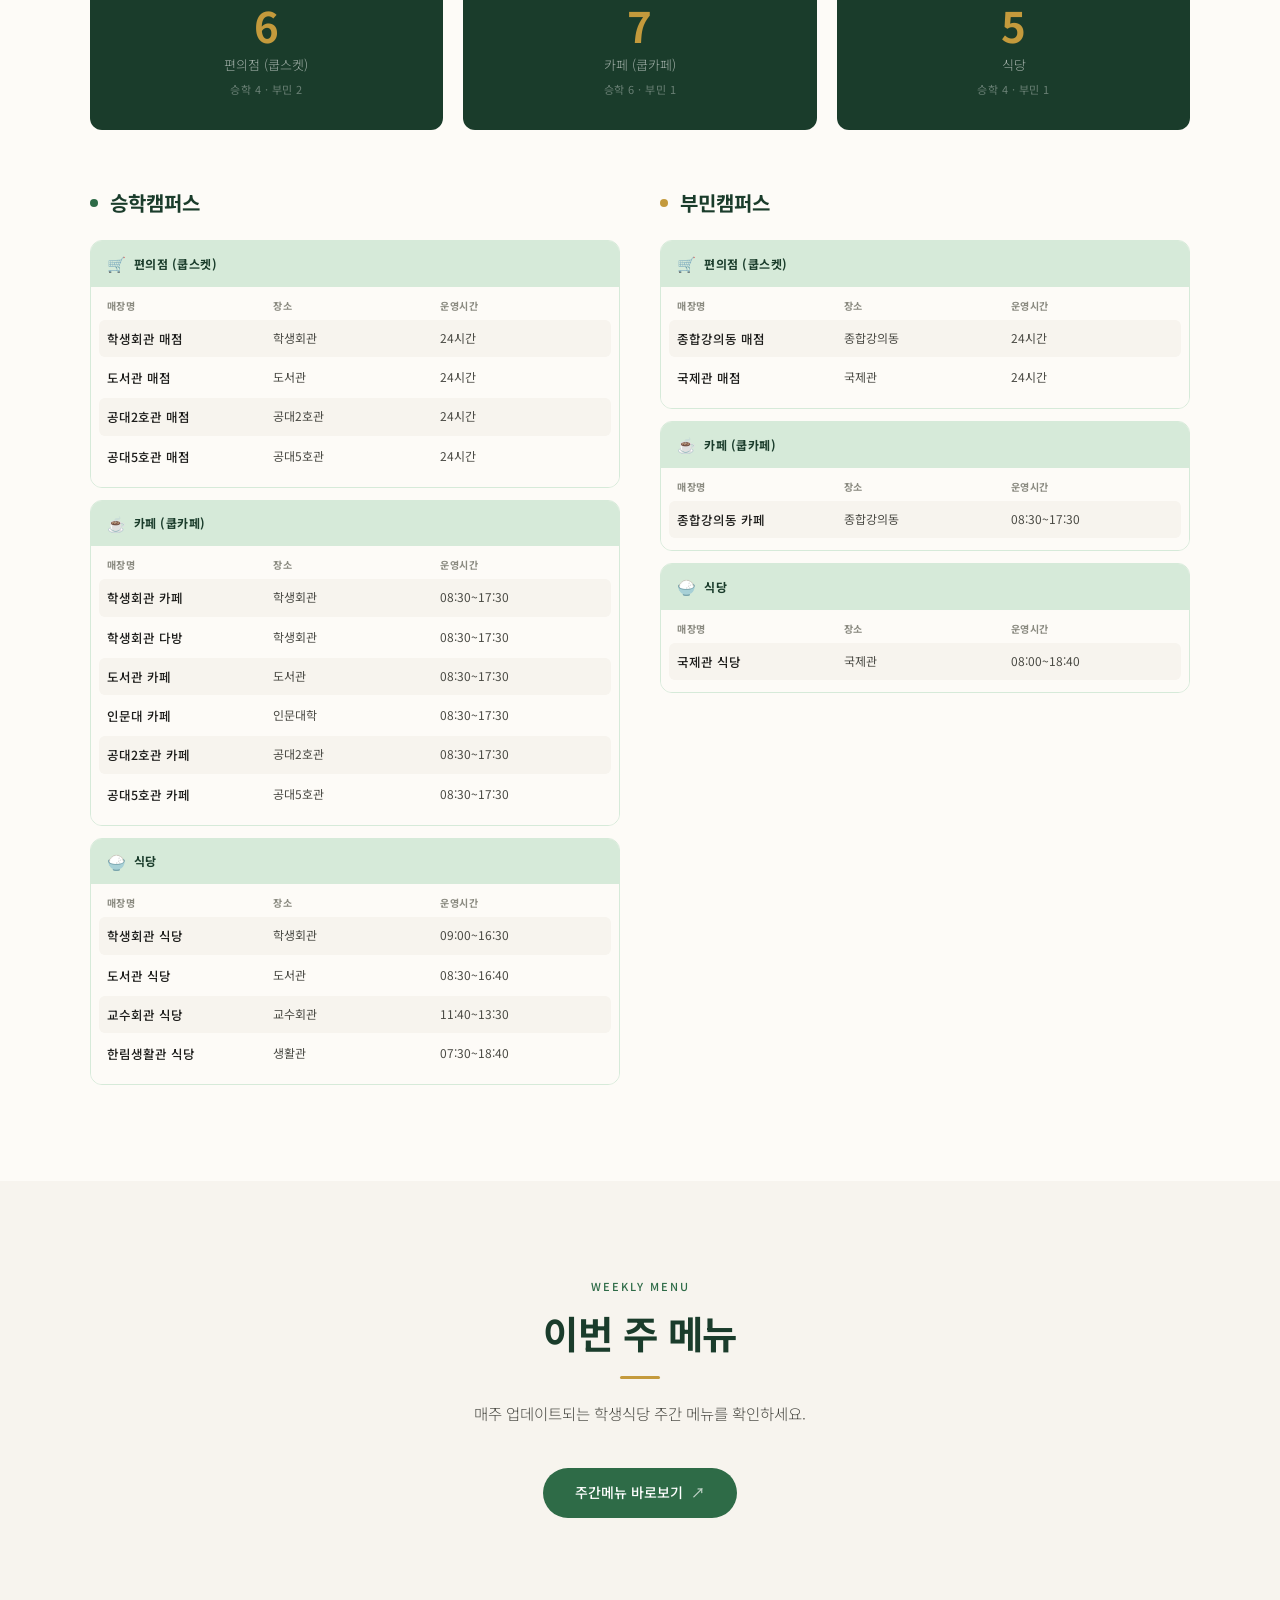
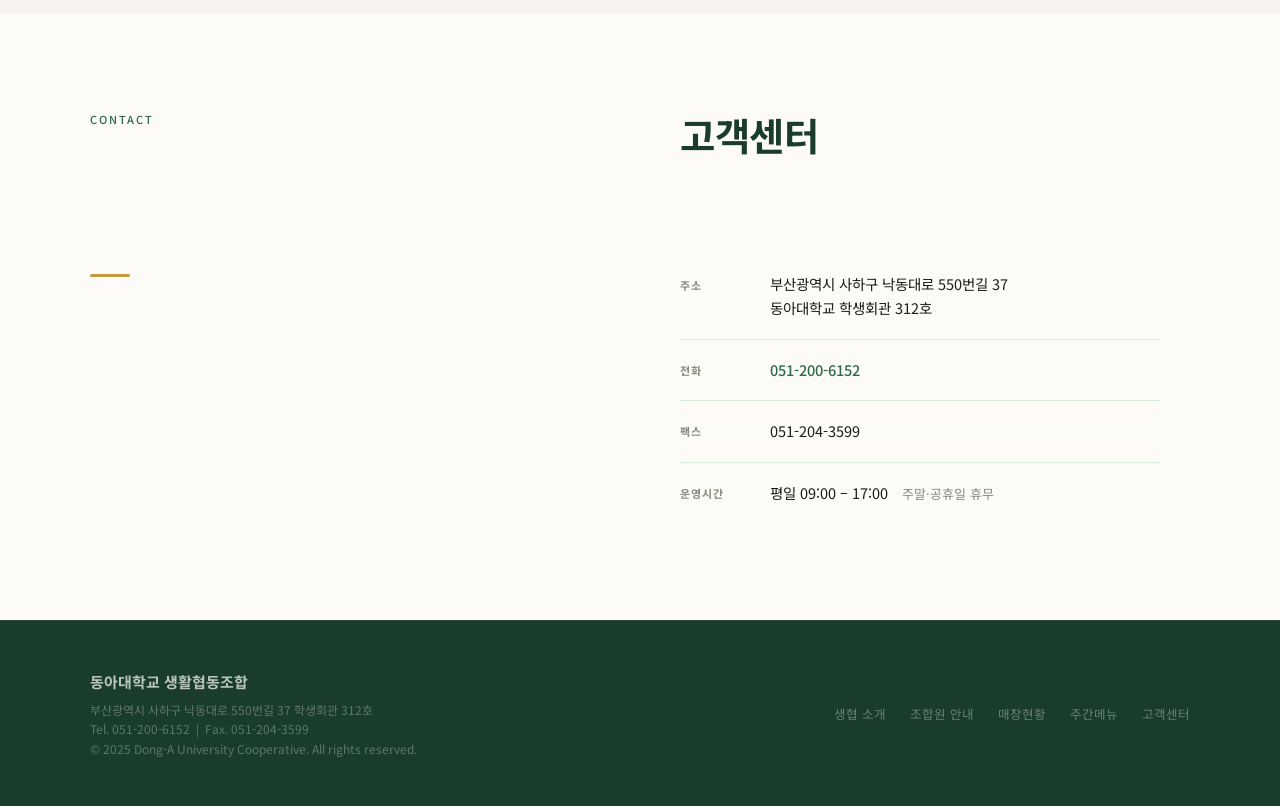
<file: donga/index_old.html>
<!DOCTYPE html>
<html lang="ko">
<head>
<meta charset="UTF-8">
<meta name="viewport" content="width=device-width, initial-scale=1.0">
<title>동아대학교 생활협동조합</title>
<link rel="preconnect" href="https://fonts.googleapis.com">
<link href="https://fonts.googleapis.com/css2?family=Noto+Sans+KR:wght@300;400;500;700&display=swap" rel="stylesheet">
<style>
  *, *::before, *::after { box-sizing: border-box; margin: 0; padding: 0; }

  :root {
    --green-dark: #1a3c2b;
    --green-mid: #2e6b47;
    --green-light: #4a9c6a;
    --green-pale: #d6ead9;
    --cream: #f7f4ee;
    --warm-white: #fdfbf7;
    --text-dark: #1c1c1a;
    --text-mid: #4a4a44;
    --text-light: #8a8a80;
    --gold: #c49a3c;
    --gold-light: #f0dfa0;
    --radius: 4px;
    --radius-lg: 12px;
  }

  html { scroll-behavior: smooth; }

  body {
    font-family: 'Noto Sans KR', sans-serif;
    background: var(--warm-white);
    color: var(--text-dark);
    line-height: 1.7;
    overflow-x: hidden;
  }

  /* NAV */
  nav {
    position: fixed;
    top: 0; left: 0; right: 0;
    z-index: 100;
    background: rgba(253, 251, 247, 0.92);
    backdrop-filter: blur(12px);
    border-bottom: 1px solid var(--green-pale);
    padding: 0 5vw;
    display: flex;
    align-items: center;
    justify-content: space-between;
    height: 64px;
  }

  .nav-logo {
    font-family: 'Noto Sans KR', sans-serif;
    font-size: 15px;
    font-weight: 700;
    color: var(--green-dark);
    letter-spacing: -0.3px;
    line-height: 1.3;
  }

  .nav-logo span {
    display: block;
    font-size: 11px;
    font-weight: 400;
    color: var(--text-light);
    letter-spacing: 0.5px;
  }

  .nav-links {
    display: flex;
    gap: 32px;
    list-style: none;
  }

  .nav-links a {
    font-size: 13.5px;
    font-weight: 500;
    color: var(--text-mid);
    text-decoration: none;
    letter-spacing: 0.2px;
    transition: color 0.2s;
  }

  .nav-links a:hover { color: var(--green-mid); }

  /* HERO */
  .hero {
    min-height: 100vh;
    background: var(--green-dark);
    display: grid;
    grid-template-columns: 1fr 1fr;
    position: relative;
    overflow: hidden;
  }

  .hero-bg-pattern {
    position: absolute;
    inset: 0;
    background-image:
      radial-gradient(circle at 70% 40%, rgba(74,156,106,0.15) 0%, transparent 50%),
      radial-gradient(circle at 20% 80%, rgba(196,154,60,0.08) 0%, transparent 40%);
  }

  .hero-left {
    display: flex;
    flex-direction: column;
    justify-content: center;
    padding: 120px 5vw 80px 7vw;
    position: relative;
    z-index: 2;
  }

  .hero-badge {
    display: inline-flex;
    align-items: center;
    gap: 8px;
    background: rgba(196,154,60,0.15);
    border: 1px solid rgba(196,154,60,0.3);
    border-radius: 100px;
    padding: 6px 16px;
    font-size: 12px;
    color: var(--gold-light);
    letter-spacing: 0.8px;
    margin-bottom: 32px;
    width: fit-content;
  }

  .hero-badge::before {
    content: '';
    width: 6px;
    height: 6px;
    border-radius: 50%;
    background: var(--gold);
  }

  .hero-title {
    font-family: 'Noto Sans KR', sans-serif;
    font-size: clamp(36px, 4vw, 56px);
    font-weight: 700;
    color: #fff;
    line-height: 1.25;
    letter-spacing: -1px;
    margin-bottom: 24px;
  }

  .hero-title em {
    font-style: normal;
    color: var(--gold);
  }

  .hero-desc {
    font-size: 16px;
    color: rgba(255,255,255,0.6);
    max-width: 420px;
    margin-bottom: 48px;
    font-weight: 300;
    line-height: 1.8;
  }

  .hero-cta-group {
    display: flex;
    gap: 12px;
    flex-wrap: wrap;
  }

  .btn-primary {
    background: var(--gold);
    color: var(--green-dark);
    padding: 13px 28px;
    border-radius: 100px;
    font-size: 14px;
    font-weight: 700;
    text-decoration: none;
    letter-spacing: 0.3px;
    transition: background 0.2s, transform 0.15s;
    display: inline-block;
  }

  .btn-primary:hover {
    background: var(--gold-light);
    transform: translateY(-1px);
  }

  .btn-outline {
    border: 1px solid rgba(255,255,255,0.25);
    color: rgba(255,255,255,0.8);
    padding: 13px 28px;
    border-radius: 100px;
    font-size: 14px;
    font-weight: 400;
    text-decoration: none;
    transition: border-color 0.2s, color 0.2s;
    display: inline-block;
  }

  .btn-outline:hover {
    border-color: rgba(255,255,255,0.6);
    color: #fff;
  }

  .hero-right {
    display: flex;
    align-items: center;
    justify-content: center;
    position: relative;
    z-index: 2;
    padding: 120px 7vw 80px 4vw;
  }

  .hero-card-stack {
    position: relative;
    width: 300px;
    height: 360px;
  }

  .hero-card {
    position: absolute;
    background: rgba(255,255,255,0.05);
    border: 1px solid rgba(255,255,255,0.1);
    border-radius: var(--radius-lg);
    padding: 28px;
    color: white;
    backdrop-filter: blur(8px);
  }

  .hero-card:nth-child(1) {
    top: 0; left: 0;
    width: 240px;
    background: var(--green-mid);
    border-color: var(--green-light);
    transform: rotate(-3deg);
  }

  .hero-card:nth-child(2) {
    top: 60px; left: 50px;
    width: 260px;
    background: rgba(255,255,255,0.08);
    border-color: rgba(255,255,255,0.15);
    transform: rotate(1.5deg);
  }

  .hero-card:nth-child(3) {
    top: 130px; right: 0;
    width: 220px;
    background: rgba(196,154,60,0.15);
    border-color: rgba(196,154,60,0.3);
    transform: rotate(-1deg);
  }

  .hero-card-label {
    font-size: 11px;
    font-weight: 500;
    letter-spacing: 1px;
    text-transform: uppercase;
    color: rgba(255,255,255,0.5);
    margin-bottom: 8px;
  }

  .hero-card-value {
    font-family: 'Noto Sans KR', sans-serif;
    font-size: 20px;
    font-weight: 700;
    color: #fff;
  }

  .hero-card-sub {
    font-size: 12px;
    color: rgba(255,255,255,0.55);
    margin-top: 4px;
  }

  /* SECTION COMMON */
  section {
    padding: 96px 7vw;
  }

  .section-label {
    font-size: 11px;
    font-weight: 500;
    letter-spacing: 2px;
    text-transform: uppercase;
    color: var(--green-mid);
    margin-bottom: 12px;
  }

  .section-title {
    font-family: 'Noto Sans KR', sans-serif;
    font-size: clamp(28px, 3vw, 42px);
    font-weight: 700;
    color: var(--green-dark);
    line-height: 1.25;
    letter-spacing: -0.5px;
    margin-bottom: 16px;
  }

  .section-desc {
    font-size: 15.5px;
    color: var(--text-mid);
    max-width: 560px;
    line-height: 1.85;
    font-weight: 300;
    margin-bottom: 56px;
  }

  .divider {
    width: 40px;
    height: 3px;
    background: var(--gold);
    margin: 20px 0 40px;
    border-radius: 2px;
  }

  /* INTRO SECTION */
  #intro {
    background: var(--cream);
    display: grid;
    grid-template-columns: 1fr 1fr;
    gap: 80px;
    align-items: center;
  }

  .intro-values {
    display: grid;
    grid-template-columns: 1fr 1fr;
    gap: 20px;
    margin-top: 40px;
  }

  .value-card {
    background: var(--warm-white);
    border: 1px solid var(--green-pale);
    border-radius: var(--radius-lg);
    padding: 24px;
  }

  .value-icon {
    width: 40px;
    height: 40px;
    background: var(--green-pale);
    border-radius: 8px;
    display: flex;
    align-items: center;
    justify-content: center;
    font-size: 20px;
    margin-bottom: 12px;
  }

  .value-title {
    font-size: 14px;
    font-weight: 700;
    color: var(--green-dark);
    margin-bottom: 6px;
  }

  .value-desc {
    font-size: 12.5px;
    color: var(--text-mid);
    line-height: 1.6;
    font-weight: 300;
  }

  .intro-image-block {
    position: relative;
  }

  .intro-img-placeholder {
    background: linear-gradient(135deg, var(--green-mid) 0%, var(--green-dark) 100%);
    border-radius: var(--radius-lg);
    height: 420px;
    display: flex;
    flex-direction: column;
    align-items: center;
    justify-content: center;
    color: rgba(255,255,255,0.4);
    font-size: 13px;
    letter-spacing: 1px;
    position: relative;
    overflow: hidden;
  }

  .intro-img-placeholder::before {
    content: '';
    position: absolute;
    top: -60px; right: -60px;
    width: 200px; height: 200px;
    border-radius: 50%;
    background: rgba(255,255,255,0.04);
  }

  .intro-img-placeholder::after {
    content: '';
    position: absolute;
    bottom: -40px; left: -40px;
    width: 160px; height: 160px;
    border-radius: 50%;
    background: rgba(196,154,60,0.08);
  }

  .img-icon {
    font-size: 48px;
    margin-bottom: 12px;
    opacity: 0.5;
  }

  .intro-stat-pill {
    position: absolute;
    bottom: -20px;
    right: -20px;
    background: var(--gold);
    color: var(--green-dark);
    border-radius: var(--radius-lg);
    padding: 16px 24px;
    font-weight: 700;
    text-align: center;
    box-shadow: 0 8px 24px rgba(0,0,0,0.12);
  }

  .stat-num {
    font-family: 'Noto Sans KR', sans-serif;
    font-size: 28px;
    display: block;
  }

  .stat-label {
    font-size: 11px;
    font-weight: 500;
    letter-spacing: 0.5px;
    opacity: 0.7;
  }

  /* MEMBERSHIP SECTION */
  #membership {
    background: var(--green-dark);
    color: white;
  }

  #membership .section-title { color: #fff; }
  #membership .section-label { color: var(--gold); }

  .membership-grid {
    display: grid;
    grid-template-columns: repeat(3, 1fr);
    gap: 24px;
  }

  .mem-card {
    background: rgba(255,255,255,0.05);
    border: 1px solid rgba(255,255,255,0.1);
    border-radius: var(--radius-lg);
    padding: 36px 28px;
    transition: background 0.2s;
  }

  .mem-card:hover { background: rgba(255,255,255,0.08); }

  .mem-step {
    font-size: 11px;
    font-weight: 700;
    letter-spacing: 2px;
    color: var(--gold);
    margin-bottom: 16px;
  }

  .mem-title {
    font-family: 'Noto Sans KR', sans-serif;
    font-size: 20px;
    font-weight: 700;
    color: #fff;
    margin-bottom: 12px;
  }

  .mem-desc {
    font-size: 13.5px;
    color: rgba(255,255,255,0.55);
    line-height: 1.75;
    font-weight: 300;
    margin-bottom: 20px;
  }

  .mem-list {
    list-style: none;
    display: flex;
    flex-direction: column;
    gap: 8px;
  }

  .mem-list li {
    font-size: 13px;
    color: rgba(255,255,255,0.7);
    display: flex;
    align-items: flex-start;
    gap: 8px;
  }

  .mem-list li::before {
    content: '→';
    color: var(--gold);
    flex-shrink: 0;
    margin-top: 1px;
  }

  /* STORES SECTION */
  #stores {
    background: var(--warm-white);
  }

  .stores-grid {
    display: grid;
    grid-template-columns: repeat(auto-fill, minmax(260px, 1fr));
    gap: 20px;
  }

  .store-card {
    border: 1px solid var(--green-pale);
    border-radius: var(--radius-lg);
    overflow: hidden;
    transition: box-shadow 0.2s, transform 0.2s;
  }

  .store-card:hover {
    box-shadow: 0 12px 40px rgba(46,107,71,0.1);
    transform: translateY(-2px);
  }

  .store-img {
    background: var(--green-pale);
    height: 140px;
    display: flex;
    align-items: center;
    justify-content: center;
    font-size: 36px;
    color: var(--green-mid);
    position: relative;
  }

  .store-badge {
    position: absolute;
    top: 12px;
    right: 12px;
    background: var(--green-mid);
    color: white;
    font-size: 11px;
    font-weight: 500;
    padding: 3px 10px;
    border-radius: 100px;
    letter-spacing: 0.3px;
  }

  .store-body {
    padding: 20px;
    background: var(--warm-white);
  }

  .store-name {
    font-weight: 700;
    font-size: 16px;
    color: var(--green-dark);
    margin-bottom: 4px;
  }

  .store-location {
    font-size: 12.5px;
    color: var(--text-light);
    margin-bottom: 12px;
  }

  .store-hours {
    display: flex;
    align-items: center;
    gap: 6px;
    font-size: 12px;
    color: var(--text-mid);
    padding: 8px 12px;
    background: var(--cream);
    border-radius: 6px;
  }

  .store-hours::before {
    content: '⏰';
    font-size: 13px;
  }

  /* MENU SECTION */
  #menu {
    background: var(--cream);
    text-align: center;
  }

  #menu .section-title, #menu .section-label, #menu .divider {
    margin-left: auto;
    margin-right: auto;
  }

  #menu .divider { margin: 20px auto 40px; }

  #menu .section-desc {
    margin-left: auto;
    margin-right: auto;
    text-align: center;
  }

  .btn-green {
    background: var(--green-mid);
    color: white;
    padding: 13px 32px;
    border-radius: 100px;
    font-size: 14px;
    font-weight: 500;
    text-decoration: none;
    display: inline-flex;
    align-items: center;
    gap: 8px;
    transition: background 0.2s;
  }

  .btn-green:hover { background: var(--green-dark); }

  .external-icon {
    font-size: 14px;
    opacity: 0.7;
  }

  /* CONTACT SECTION */
  #contact {
    background: var(--warm-white);
    display: grid;
    grid-template-columns: 1fr 1fr;
    gap: 80px;
    align-items: start;
  }

  .contact-info-block {
    display: flex;
    flex-direction: column;
    gap: 24px;
    margin-top: 8px;
  }

  .contact-item {
    display: flex;
    gap: 16px;
    align-items: flex-start;
  }

  .contact-icon {
    width: 44px;
    height: 44px;
    border-radius: 10px;
    background: var(--green-pale);
    display: flex;
    align-items: center;
    justify-content: center;
    font-size: 20px;
    flex-shrink: 0;
  }

  .contact-detail-label {
    font-size: 11px;
    font-weight: 700;
    letter-spacing: 1px;
    text-transform: uppercase;
    color: var(--text-light);
    margin-bottom: 4px;
  }

  .contact-detail-value {
    font-size: 15px;
    color: var(--text-dark);
    font-weight: 400;
    line-height: 1.5;
  }

  .contact-map {
    background: var(--green-pale);
    border-radius: var(--radius-lg);
    height: 360px;
    display: flex;
    flex-direction: column;
    align-items: center;
    justify-content: center;
    gap: 12px;
    color: var(--green-mid);
    border: 1px solid rgba(74,156,106,0.2);
    position: relative;
    overflow: hidden;
  }

  .map-pin { font-size: 40px; }
  .map-label { font-size: 13px; font-weight: 500; letter-spacing: 0.5px; }
  .map-sub { font-size: 12px; color: var(--text-light); }

  /* FOOTER */
  footer {
    background: var(--green-dark);
    color: rgba(255,255,255,0.4);
    padding: 48px 7vw;
    display: flex;
    align-items: center;
    justify-content: space-between;
    border-top: 1px solid rgba(255,255,255,0.08);
  }

  .footer-logo {
    font-family: 'Noto Sans KR', sans-serif;
    font-size: 15px;
    font-weight: 700;
    color: rgba(255,255,255,0.7);
    margin-bottom: 6px;
  }

  .footer-copy {
    font-size: 12px;
    color: rgba(255,255,255,0.3);
    line-height: 1.6;
  }

  .footer-links {
    display: flex;
    gap: 24px;
  }

  .footer-links a {
    color: rgba(255,255,255,0.35);
    text-decoration: none;
    font-size: 12.5px;
    transition: color 0.2s;
  }

  .footer-links a:hover { color: rgba(255,255,255,0.7); }

  .store-row {
    font-size: 13px;
    color: var(--text-mid);
    padding: 7px 10px;
    border-radius: 6px;
    background: var(--cream);
    font-weight: 300;
  }

  @media (max-width: 900px) {
    .hero { grid-template-columns: 1fr; }
    .hero-right { display: none; }
    #intro { grid-template-columns: 1fr; }
    .intro-values { grid-template-columns: 1fr 1fr; }
    .membership-grid { grid-template-columns: 1fr; }
    .nav-links { gap: 16px; }
    .nav-links li:nth-child(n+4) { display: none; }
    footer { flex-direction: column; gap: 24px; text-align: center; }
    .stores-campus-grid { grid-template-columns: 1fr !important; }
  }
</style>
</head>
<body>

<!-- NAV -->
<nav>
  <div class="nav-logo">
    동아대학교 생활협동조합
    <span>Dong-A University Co-op</span>
  </div>
  <ul class="nav-links">
    <li><a href="#intro">생협 소개</a></li>
    <li><a href="#membership">조합원 안내</a></li>
    <li><a href="#stores">매장현황</a></li>
    <li><a href="#menu">주간메뉴</a></li>
    <li><a href="#contact">고객센터</a></li>
  </ul>
</nav>

<!-- HERO -->
<section class="hero">
  <div class="hero-bg-pattern"></div>
  <div class="hero-left">
    <div class="hero-badge">동아대학교 공식 생활협동조합</div>
    <h1 class="hero-title">
      함께 만드는<br>
      <em>더 나은 캠퍼스</em><br>
      생활
    </h1>
    <p class="hero-desc">
      동아대학교 생활협동조합은 학생, 교직원, 지역사회가 함께 운영하는 비영리 협동조합입니다. 합리적인 가격과 건강한 먹거리로 캠퍼스 생활을 더욱 풍요롭게 만들어갑니다.
    </p>
    <div class="hero-cta-group">
      <a href="#membership" class="btn-primary">조합원 가입하기</a>
      <a href="#intro" class="btn-outline">생협 알아보기</a>
    </div>
  </div>
  <div class="hero-right">
    <div class="hero-card-stack">
      <div class="hero-card">
        <div class="hero-card-label">설립연도</div>
        <div class="hero-card-value">1995년</div>
        <div class="hero-card-sub">30년의 역사</div>
      </div>
      <div class="hero-card">
        <div class="hero-card-label">운영 매장</div>
        <div class="hero-card-value">학생식당 · 카페 · 편의점</div>
        <div class="hero-card-sub">캠퍼스 전역 서비스</div>
      </div>
      <div class="hero-card">
        <div class="hero-card-label">조합원 혜택</div>
        <div class="hero-card-value">할인 · 적립</div>
        <div class="hero-card-sub">조합원 전용 혜택</div>
      </div>
    </div>
  </div>
</section>

<!-- INTRO -->
<section id="intro">
  <div>
    <p class="section-label">About</p>
    <h2 class="section-title">생협 소개</h2>
    <div class="divider"></div>
    <p class="section-desc">
      동아대학교 생활협동조합은 구성원이 주인이 되어 함께 운영하는 협동조합입니다. 이익을 조합원에게 환원하고, 지속 가능한 캠퍼스 생활 문화를 만들어갑니다.
    </p>
    <div class="intro-values">
      <div class="value-card">
        <div class="value-icon">🤝</div>
        <div class="value-title">협동의 가치</div>
        <div class="value-desc">구성원이 함께 운영하고 결정하는 민주적 조합</div>
      </div>
      <div class="value-card">
        <div class="value-icon">🌿</div>
        <div class="value-title">건강한 먹거리</div>
        <div class="value-desc">안전하고 신선한 식재료로 만든 합리적인 한 끼</div>
      </div>
      <div class="value-card">
        <div class="value-icon">💚</div>
        <div class="value-title">이익의 환원</div>
        <div class="value-desc">수익은 조합원 배당과 서비스 개선으로 돌아옵니다</div>
      </div>
      <div class="value-card">
        <div class="value-icon">🏫</div>
        <div class="value-title">지역사회 기여</div>
        <div class="value-desc">대학과 지역 커뮤니티를 잇는 지속가능한 운영</div>
      </div>
    </div>
  </div>
  <div class="intro-image-block">
    <div class="intro-img-placeholder">
      <div class="img-icon">🏛️</div>
      <span>캠퍼스 생협 이미지</span>
    </div>
    <div class="intro-stat-pill">
      <span class="stat-num">30+</span>
      <span class="stat-label">년의 신뢰</span>
    </div>
  </div>
</section>

<!-- MEMBERSHIP -->
<section id="membership">
  <p class="section-label">Membership</p>
  <h2 class="section-title">조합원 가입 · 탈퇴 안내</h2>
  <div class="divider" style="background: var(--gold);"></div>
  <p class="section-desc" style="color: rgba(255,255,255,0.55);">
    조합원이 되시면 매장 이용 할인, 출자금 이자 배당 등 다양한 혜택을 누리실 수 있습니다. 학생, 교직원 누구나 가입 가능합니다.
  </p>

  <!-- 조합원 현황 통계 -->
  <div style="display: grid; grid-template-columns: repeat(4, 1fr); gap: 16px; margin-bottom: 48px;">
    <div style="background: rgba(255,255,255,0.05); border: 1px solid rgba(255,255,255,0.1); border-radius: var(--radius-lg); padding: 24px 20px; text-align: center;">
      <div style="font-size: 10px; font-weight: 700; letter-spacing: 1.5px; color: var(--gold); text-transform: uppercase; margin-bottom: 10px;">교원</div>
      <div style="font-family: 'Noto Sans KR', sans-serif; font-size: 28px; font-weight: 700; color: #fff; line-height: 1;">128<span style="font-size: 14px; font-weight: 400; margin-left: 2px;">명</span></div>
    </div>
    <div style="background: rgba(255,255,255,0.05); border: 1px solid rgba(255,255,255,0.1); border-radius: var(--radius-lg); padding: 24px 20px; text-align: center;">
      <div style="font-size: 10px; font-weight: 700; letter-spacing: 1.5px; color: var(--gold); text-transform: uppercase; margin-bottom: 10px;">직원</div>
      <div style="font-family: 'Noto Sans KR', sans-serif; font-size: 28px; font-weight: 700; color: #fff; line-height: 1;">214<span style="font-size: 14px; font-weight: 400; margin-left: 2px;">명</span></div>
    </div>
    <div style="background: rgba(255,255,255,0.05); border: 1px solid rgba(255,255,255,0.1); border-radius: var(--radius-lg); padding: 24px 20px; text-align: center;">
      <div style="font-size: 10px; font-weight: 700; letter-spacing: 1.5px; color: var(--gold); text-transform: uppercase; margin-bottom: 10px;">학생</div>
      <div style="font-family: 'Noto Sans KR', sans-serif; font-size: 28px; font-weight: 700; color: #fff; line-height: 1;">3,842<span style="font-size: 14px; font-weight: 400; margin-left: 2px;">명</span></div>
    </div>
    <div style="background: var(--gold); border-radius: var(--radius-lg); padding: 24px 20px; text-align: center;">
      <div style="font-size: 10px; font-weight: 700; letter-spacing: 1.5px; color: var(--green-dark); text-transform: uppercase; margin-bottom: 10px;">총 조합원</div>
      <div style="font-family: 'Noto Sans KR', sans-serif; font-size: 28px; font-weight: 700; color: var(--green-dark); line-height: 1;">4,184<span style="font-size: 14px; font-weight: 400; margin-left: 2px;">명</span></div>
    </div>
  </div>
  <p style="font-size: 11px; color: rgba(255,255,255,0.25); margin-bottom: 48px; font-weight: 300;">※2023.12.31. 기준</p>

  <div class="membership-grid">
    <div class="mem-card">
      <div class="mem-step">STEP 01</div>
      <div class="mem-title">가입 자격</div>
      <div class="mem-desc">동아대학교 재학생, 교직원, 가족 구성원 누구나 가입 가능합니다.</div>
      <ul class="mem-list">
        <li>재학생 및 대학원생</li>
        <li>교직원 및 연구원</li>
        <li>졸업생 및 가족</li>
      </ul>
    </div>
    <div class="mem-card">
      <div class="mem-step">STEP 02</div>
      <div class="mem-title">가입 방법</div>
      <div class="mem-desc">생협 사무실 방문 또는 온라인으로 간편하게 가입하실 수 있습니다.</div>
      <ul class="mem-list">
        <li>출자금 납부 (금액 안내 예정)</li>
        <li>가입신청서 작성 및 제출</li>
        <li>조합원증 수령</li>
      </ul>
    </div>
    <div class="mem-card">
      <div class="mem-step">STEP 03</div>
      <div class="mem-title">조합원 혜택</div>
      <div class="mem-desc">가입 즉시 다양한 조합원 전용 혜택을 이용하실 수 있습니다.</div>
      <ul class="mem-list">
        <li>매장 이용 할인 혜택</li>
        <li>출자금 이자 배당</li>
        <li>잉여금 이용고배당</li>
        <li>조합원 전용 이벤트</li>
      </ul>
    </div>
  </div>
  <div style="margin-top: 32px; padding: 24px; border: 1px solid rgba(255,255,255,0.1); border-radius: var(--radius-lg); background: rgba(255,255,255,0.03);">
    <p style="font-size: 13.5px; color: rgba(255,255,255,0.5); font-weight: 300;">
      <strong style="color: rgba(255,255,255,0.75); font-weight: 500;">탈퇴 안내</strong>&nbsp;&nbsp;
      탈퇴를 원하시는 경우 학생회관 312호 생협 사무실을 방문하시거나 고객센터로 문의해 주세요. 납입 출자금은 규정에 따라 반환됩니다.
    </p>
  </div>
</section>

<!-- STORES -->
<section id="stores">
  <p class="section-label">Stores</p>
  <h2 class="section-title">매장 현황</h2>
  <div class="divider"></div>
  <p class="section-desc">하단캠퍼스와 승학캠퍼스에서 편의점·카페·식당을 운영하고 있습니다. 세부 매장 정보는 업데이트 예정입니다.</p>

  <!-- 요약 통계 -->
  <div style="display: grid; grid-template-columns: repeat(3, 1fr); gap: 20px; margin-bottom: 56px;">
    <div style="background: var(--green-dark); border-radius: var(--radius-lg); padding: 32px 28px; text-align: center;">
      <div style="font-family: 'Noto Sans KR', sans-serif; font-size: 42px; font-weight: 700; color: var(--gold); line-height: 1;">6</div>
      <div style="font-size: 13px; color: rgba(255,255,255,0.6); margin-top: 8px; font-weight: 300;">편의점 (쿱스켓)</div>
      <div style="font-size: 11px; color: rgba(255,255,255,0.35); margin-top: 4px; letter-spacing: 0.5px;">승학 4 · 부민 2</div>
    </div>
    <div style="background: var(--green-dark); border-radius: var(--radius-lg); padding: 32px 28px; text-align: center;">
      <div style="font-family: 'Noto Sans KR', sans-serif; font-size: 42px; font-weight: 700; color: var(--gold); line-height: 1;">7</div>
      <div style="font-size: 13px; color: rgba(255,255,255,0.6); margin-top: 8px; font-weight: 300;">카페 (쿱카페)</div>
      <div style="font-size: 11px; color: rgba(255,255,255,0.35); margin-top: 4px; letter-spacing: 0.5px;">승학 6 · 부민 1</div>
    </div>
    <div style="background: var(--green-dark); border-radius: var(--radius-lg); padding: 32px 28px; text-align: center;">
      <div style="font-family: 'Noto Sans KR', sans-serif; font-size: 42px; font-weight: 700; color: var(--gold); line-height: 1;">5</div>
      <div style="font-size: 13px; color: rgba(255,255,255,0.6); margin-top: 8px; font-weight: 300;">식당</div>
      <div style="font-size: 11px; color: rgba(255,255,255,0.35); margin-top: 4px; letter-spacing: 0.5px;">승학 4 · 부민 1</div>
    </div>
  </div>

  <!-- 캠퍼스별 레이아웃 -->
  <div class="stores-campus-grid" style="display: grid; grid-template-columns: 1fr 1fr; gap: 40px;">

    <!-- 승학캠퍼스 -->
    <div>
      <div style="display: flex; align-items: center; gap: 12px; margin-bottom: 20px;">
        <div style="width: 8px; height: 8px; border-radius: 50%; background: var(--green-mid); flex-shrink: 0;"></div>
        <h3 style="font-family: 'Noto Sans KR', sans-serif; font-size: 20px; font-weight: 700; color: var(--green-dark);">승학캠퍼스</h3>
      </div>
      <div style="display: flex; flex-direction: column; gap: 12px;">

        <!-- 편의점 -->
        <div style="border: 1px solid var(--green-pale); border-radius: var(--radius-lg); overflow: hidden;">
          <div style="background: var(--green-pale); padding: 10px 16px; display: flex; align-items: center; gap: 8px;">
            <span style="font-size: 15px;">🛒</span>
            <span style="font-size: 12px; font-weight: 700; color: var(--green-dark); letter-spacing: 0.5px;">편의점 (쿱스켓)</span>
          </div>
          <div style="background: var(--warm-white);">
            <div style="display: grid; grid-template-columns: 1fr 1fr 1fr; padding: 10px 16px 6px; gap: 4px;">
              <span style="font-size: 10px; font-weight: 700; letter-spacing: 0.5px; color: var(--text-light);">매장명</span>
              <span style="font-size: 10px; font-weight: 700; letter-spacing: 0.5px; color: var(--text-light);">장소</span>
              <span style="font-size: 10px; font-weight: 700; letter-spacing: 0.5px; color: var(--text-light);">운영시간</span>
            </div>
            <div style="padding: 0 8px 12px; display: flex; flex-direction: column; gap: 2px;">
              <div style="display: grid; grid-template-columns: 1fr 1fr 1fr; padding: 8px; border-radius: 6px; background: var(--cream); gap: 4px;">
                <span style="font-size: 12.5px; color: var(--text-dark); font-weight: 500;">학생회관 매점</span>
                <span style="font-size: 12px; color: var(--text-mid);">학생회관</span>
                <span style="font-size: 12px; color: var(--text-mid);">24시간</span>
              </div>
              <div style="display: grid; grid-template-columns: 1fr 1fr 1fr; padding: 8px; border-radius: 6px; gap: 4px;">
                <span style="font-size: 12.5px; color: var(--text-dark); font-weight: 500;">도서관 매점</span>
                <span style="font-size: 12px; color: var(--text-mid);">도서관</span>
                <span style="font-size: 12px; color: var(--text-mid);">24시간</span>
              </div>
              <div style="display: grid; grid-template-columns: 1fr 1fr 1fr; padding: 8px; border-radius: 6px; background: var(--cream); gap: 4px;">
                <span style="font-size: 12.5px; color: var(--text-dark); font-weight: 500;">공대2호관 매점</span>
                <span style="font-size: 12px; color: var(--text-mid);">공대2호관</span>
                <span style="font-size: 12px; color: var(--text-mid);">24시간</span>
              </div>
              <div style="display: grid; grid-template-columns: 1fr 1fr 1fr; padding: 8px; border-radius: 6px; gap: 4px;">
                <span style="font-size: 12.5px; color: var(--text-dark); font-weight: 500;">공대5호관 매점</span>
                <span style="font-size: 12px; color: var(--text-mid);">공대5호관</span>
                <span style="font-size: 12px; color: var(--text-mid);">24시간</span>
              </div>
            </div>
          </div>
        </div>

        <!-- 카페 -->
        <div style="border: 1px solid var(--green-pale); border-radius: var(--radius-lg); overflow: hidden;">
          <div style="background: var(--green-pale); padding: 10px 16px; display: flex; align-items: center; gap: 8px;">
            <span style="font-size: 15px;">☕</span>
            <span style="font-size: 12px; font-weight: 700; color: var(--green-dark); letter-spacing: 0.5px;">카페 (쿱카페)</span>
          </div>
          <div style="background: var(--warm-white);">
            <div style="display: grid; grid-template-columns: 1fr 1fr 1fr; padding: 10px 16px 6px; gap: 4px;">
              <span style="font-size: 10px; font-weight: 700; letter-spacing: 0.5px; color: var(--text-light);">매장명</span>
              <span style="font-size: 10px; font-weight: 700; letter-spacing: 0.5px; color: var(--text-light);">장소</span>
              <span style="font-size: 10px; font-weight: 700; letter-spacing: 0.5px; color: var(--text-light);">운영시간</span>
            </div>
            <div style="padding: 0 8px 12px; display: flex; flex-direction: column; gap: 2px;">
              <div style="display: grid; grid-template-columns: 1fr 1fr 1fr; padding: 8px; border-radius: 6px; background: var(--cream); gap: 4px;">
                <span style="font-size: 12.5px; color: var(--text-dark); font-weight: 500;">학생회관 카페</span>
                <span style="font-size: 12px; color: var(--text-mid);">학생회관</span>
                <span style="font-size: 12px; color: var(--text-mid);">08:30~17:30</span>
              </div>
              <div style="display: grid; grid-template-columns: 1fr 1fr 1fr; padding: 8px; border-radius: 6px; gap: 4px;">
                <span style="font-size: 12.5px; color: var(--text-dark); font-weight: 500;">학생회관 다방</span>
                <span style="font-size: 12px; color: var(--text-mid);">학생회관</span>
                <span style="font-size: 12px; color: var(--text-mid);">08:30~17:30</span>
              </div>
              <div style="display: grid; grid-template-columns: 1fr 1fr 1fr; padding: 8px; border-radius: 6px; background: var(--cream); gap: 4px;">
                <span style="font-size: 12.5px; color: var(--text-dark); font-weight: 500;">도서관 카페</span>
                <span style="font-size: 12px; color: var(--text-mid);">도서관</span>
                <span style="font-size: 12px; color: var(--text-mid);">08:30~17:30</span>
              </div>
              <div style="display: grid; grid-template-columns: 1fr 1fr 1fr; padding: 8px; border-radius: 6px; gap: 4px;">
                <span style="font-size: 12.5px; color: var(--text-dark); font-weight: 500;">인문대 카페</span>
                <span style="font-size: 12px; color: var(--text-mid);">인문대학</span>
                <span style="font-size: 12px; color: var(--text-mid);">08:30~17:30</span>
              </div>
              <div style="display: grid; grid-template-columns: 1fr 1fr 1fr; padding: 8px; border-radius: 6px; background: var(--cream); gap: 4px;">
                <span style="font-size: 12.5px; color: var(--text-dark); font-weight: 500;">공대2호관 카페</span>
                <span style="font-size: 12px; color: var(--text-mid);">공대2호관</span>
                <span style="font-size: 12px; color: var(--text-mid);">08:30~17:30</span>
              </div>
              <div style="display: grid; grid-template-columns: 1fr 1fr 1fr; padding: 8px; border-radius: 6px; gap: 4px;">
                <span style="font-size: 12.5px; color: var(--text-dark); font-weight: 500;">공대5호관 카페</span>
                <span style="font-size: 12px; color: var(--text-mid);">공대5호관</span>
                <span style="font-size: 12px; color: var(--text-mid);">08:30~17:30</span>
              </div>
            </div>
          </div>
        </div>

        <!-- 식당 -->
        <div style="border: 1px solid var(--green-pale); border-radius: var(--radius-lg); overflow: hidden;">
          <div style="background: var(--green-pale); padding: 10px 16px; display: flex; align-items: center; gap: 8px;">
            <span style="font-size: 15px;">🍚</span>
            <span style="font-size: 12px; font-weight: 700; color: var(--green-dark); letter-spacing: 0.5px;">식당</span>
          </div>
          <div style="background: var(--warm-white);">
            <div style="display: grid; grid-template-columns: 1fr 1fr 1fr; padding: 10px 16px 6px; gap: 4px;">
              <span style="font-size: 10px; font-weight: 700; letter-spacing: 0.5px; color: var(--text-light);">매장명</span>
              <span style="font-size: 10px; font-weight: 700; letter-spacing: 0.5px; color: var(--text-light);">장소</span>
              <span style="font-size: 10px; font-weight: 700; letter-spacing: 0.5px; color: var(--text-light);">운영시간</span>
            </div>
            <div style="padding: 0 8px 12px; display: flex; flex-direction: column; gap: 2px;">
              <div style="display: grid; grid-template-columns: 1fr 1fr 1fr; padding: 8px; border-radius: 6px; background: var(--cream); gap: 4px;">
                <span style="font-size: 12.5px; color: var(--text-dark); font-weight: 500;">학생회관 식당</span>
                <span style="font-size: 12px; color: var(--text-mid);">학생회관</span>
                <span style="font-size: 12px; color: var(--text-mid);">09:00~16:30</span>
              </div>
              <div style="display: grid; grid-template-columns: 1fr 1fr 1fr; padding: 8px; border-radius: 6px; gap: 4px;">
                <span style="font-size: 12.5px; color: var(--text-dark); font-weight: 500;">도서관 식당</span>
                <span style="font-size: 12px; color: var(--text-mid);">도서관</span>
                <span style="font-size: 12px; color: var(--text-mid);">08:30~16:40</span>
              </div>
              <div style="display: grid; grid-template-columns: 1fr 1fr 1fr; padding: 8px; border-radius: 6px; background: var(--cream); gap: 4px;">
                <span style="font-size: 12.5px; color: var(--text-dark); font-weight: 500;">교수회관 식당</span>
                <span style="font-size: 12px; color: var(--text-mid);">교수회관</span>
                <span style="font-size: 12px; color: var(--text-mid);">11:40~13:30</span>
              </div>
              <div style="display: grid; grid-template-columns: 1fr 1fr 1fr; padding: 8px; border-radius: 6px; gap: 4px;">
                <span style="font-size: 12.5px; color: var(--text-dark); font-weight: 500;">한림생활관 식당</span>
                <span style="font-size: 12px; color: var(--text-mid);">생활관</span>
                <span style="font-size: 12px; color: var(--text-mid);">07:30~18:40</span>
              </div>
            </div>
          </div>
        </div>

      </div>
    </div>

    <!-- 부민캠퍼스 -->
    <div>
      <div style="display: flex; align-items: center; gap: 12px; margin-bottom: 20px;">
        <div style="width: 8px; height: 8px; border-radius: 50%; background: var(--gold); flex-shrink: 0;"></div>
        <h3 style="font-family: 'Noto Sans KR', sans-serif; font-size: 20px; font-weight: 700; color: var(--green-dark);">부민캠퍼스</h3>
      </div>
      <div style="display: flex; flex-direction: column; gap: 12px;">

        <!-- 편의점 -->
        <div style="border: 1px solid var(--green-pale); border-radius: var(--radius-lg); overflow: hidden;">
          <div style="background: var(--green-pale); padding: 10px 16px; display: flex; align-items: center; gap: 8px;">
            <span style="font-size: 15px;">🛒</span>
            <span style="font-size: 12px; font-weight: 700; color: var(--green-dark); letter-spacing: 0.5px;">편의점 (쿱스켓)</span>
          </div>
          <div style="background: var(--warm-white);">
            <div style="display: grid; grid-template-columns: 1fr 1fr 1fr; padding: 10px 16px 6px; gap: 4px;">
              <span style="font-size: 10px; font-weight: 700; letter-spacing: 0.5px; color: var(--text-light);">매장명</span>
              <span style="font-size: 10px; font-weight: 700; letter-spacing: 0.5px; color: var(--text-light);">장소</span>
              <span style="font-size: 10px; font-weight: 700; letter-spacing: 0.5px; color: var(--text-light);">운영시간</span>
            </div>
            <div style="padding: 0 8px 12px; display: flex; flex-direction: column; gap: 2px;">
              <div style="display: grid; grid-template-columns: 1fr 1fr 1fr; padding: 8px; border-radius: 6px; background: var(--cream); gap: 4px;">
                <span style="font-size: 12.5px; color: var(--text-dark); font-weight: 500;">종합강의동 매점</span>
                <span style="font-size: 12px; color: var(--text-mid);">종합강의동</span>
                <span style="font-size: 12px; color: var(--text-mid);">24시간</span>
              </div>
              <div style="display: grid; grid-template-columns: 1fr 1fr 1fr; padding: 8px; border-radius: 6px; gap: 4px;">
                <span style="font-size: 12.5px; color: var(--text-dark); font-weight: 500;">국제관 매점</span>
                <span style="font-size: 12px; color: var(--text-mid);">국제관</span>
                <span style="font-size: 12px; color: var(--text-mid);">24시간</span>
              </div>
            </div>
          </div>
        </div>

        <!-- 카페 -->
        <div style="border: 1px solid var(--green-pale); border-radius: var(--radius-lg); overflow: hidden;">
          <div style="background: var(--green-pale); padding: 10px 16px; display: flex; align-items: center; gap: 8px;">
            <span style="font-size: 15px;">☕</span>
            <span style="font-size: 12px; font-weight: 700; color: var(--green-dark); letter-spacing: 0.5px;">카페 (쿱카페)</span>
          </div>
          <div style="background: var(--warm-white);">
            <div style="display: grid; grid-template-columns: 1fr 1fr 1fr; padding: 10px 16px 6px; gap: 4px;">
              <span style="font-size: 10px; font-weight: 700; letter-spacing: 0.5px; color: var(--text-light);">매장명</span>
              <span style="font-size: 10px; font-weight: 700; letter-spacing: 0.5px; color: var(--text-light);">장소</span>
              <span style="font-size: 10px; font-weight: 700; letter-spacing: 0.5px; color: var(--text-light);">운영시간</span>
            </div>
            <div style="padding: 0 8px 12px; display: flex; flex-direction: column; gap: 2px;">
              <div style="display: grid; grid-template-columns: 1fr 1fr 1fr; padding: 8px; border-radius: 6px; background: var(--cream); gap: 4px;">
                <span style="font-size: 12.5px; color: var(--text-dark); font-weight: 500;">종합강의동 카페</span>
                <span style="font-size: 12px; color: var(--text-mid);">종합강의동</span>
                <span style="font-size: 12px; color: var(--text-mid);">08:30~17:30</span>
              </div>
            </div>
          </div>
        </div>

        <!-- 식당 -->
        <div style="border: 1px solid var(--green-pale); border-radius: var(--radius-lg); overflow: hidden;">
          <div style="background: var(--green-pale); padding: 10px 16px; display: flex; align-items: center; gap: 8px;">
            <span style="font-size: 15px;">🍚</span>
            <span style="font-size: 12px; font-weight: 700; color: var(--green-dark); letter-spacing: 0.5px;">식당</span>
          </div>
          <div style="background: var(--warm-white);">
            <div style="display: grid; grid-template-columns: 1fr 1fr 1fr; padding: 10px 16px 6px; gap: 4px;">
              <span style="font-size: 10px; font-weight: 700; letter-spacing: 0.5px; color: var(--text-light);">매장명</span>
              <span style="font-size: 10px; font-weight: 700; letter-spacing: 0.5px; color: var(--text-light);">장소</span>
              <span style="font-size: 10px; font-weight: 700; letter-spacing: 0.5px; color: var(--text-light);">운영시간</span>
            </div>
            <div style="padding: 0 8px 12px; display: flex; flex-direction: column; gap: 2px;">
              <div style="display: grid; grid-template-columns: 1fr 1fr 1fr; padding: 8px; border-radius: 6px; background: var(--cream); gap: 4px;">
                <span style="font-size: 12.5px; color: var(--text-dark); font-weight: 500;">국제관 식당</span>
                <span style="font-size: 12px; color: var(--text-mid);">국제관</span>
                <span style="font-size: 12px; color: var(--text-mid);">08:00~18:40</span>
              </div>
            </div>
          </div>
        </div>

      </div>
    </div>

  </div>
</section>

<!-- MENU -->
<section id="menu" style="text-align: center; background: var(--cream);">
  <p class="section-label" style="text-align:center;">Weekly Menu</p>
  <h2 class="section-title" style="text-align:center;">이번 주 메뉴</h2>
  <div class="divider" style="margin: 20px auto 20px;"></div>
  <p class="section-desc" style="text-align:center; margin: 0 auto 40px;">매주 업데이트되는 학생식당 주간 메뉴를 확인하세요.</p>
  <a href="https://www.donga.ac.kr/kor/CMS/DietMenuMgr/list.do?mCode=MN199" class="btn-green" style="display: inline-flex;">
    주간메뉴 바로보기
    <span class="external-icon">↗</span>
  </a>
</section>

<!-- CONTACT -->
<section id="contact" style="background: var(--warm-white); padding: 96px 7vw;">
  <p class="section-label">Contact</p>
  <h2 class="section-title">고객센터</h2>
  <div class="divider"></div>

  <div style="max-width: 480px; display: flex; flex-direction: column; gap: 0;">
    <div style="display: flex; align-items: baseline; padding: 18px 0; border-bottom: 1px solid var(--green-pale);">
      <span style="font-size: 11px; font-weight: 700; letter-spacing: 1px; color: var(--text-light); min-width: 90px; text-transform: uppercase;">주소</span>
      <span style="font-size: 14.5px; color: var(--text-dark); line-height: 1.7;">부산광역시 사하구 낙동대로 550번길 37<br>동아대학교 학생회관 312호</span>
    </div>
    <div style="display: flex; align-items: center; padding: 18px 0; border-bottom: 1px solid var(--green-pale);">
      <span style="font-size: 11px; font-weight: 700; letter-spacing: 1px; color: var(--text-light); min-width: 90px; text-transform: uppercase;">전화</span>
      <a href="tel:051-200-6152" style="font-size: 14.5px; color: var(--green-mid); text-decoration: none; font-weight: 500;">051-200-6152</a>
    </div>
    <div style="display: flex; align-items: center; padding: 18px 0; border-bottom: 1px solid var(--green-pale);">
      <span style="font-size: 11px; font-weight: 700; letter-spacing: 1px; color: var(--text-light); min-width: 90px; text-transform: uppercase;">팩스</span>
      <span style="font-size: 14.5px; color: var(--text-dark);">051-204-3599</span>
    </div>
    <div style="display: flex; align-items: center; padding: 18px 0;">
      <span style="font-size: 11px; font-weight: 700; letter-spacing: 1px; color: var(--text-light); min-width: 90px; text-transform: uppercase;">운영시간</span>
      <span style="font-size: 14.5px; color: var(--text-dark);">평일 09:00 – 17:00 <span style="font-size: 13px; color: var(--text-light); margin-left: 10px;">주말·공휴일 휴무</span></span>
    </div>
  </div>
</section>

<!-- FOOTER -->
<footer>
  <div>
    <div class="footer-logo">동아대학교 생활협동조합</div>
    <div class="footer-copy">
      부산광역시 사하구 낙동대로 550번길 37 학생회관 312호<br>
      Tel. 051-200-6152 &nbsp;|&nbsp; Fax. 051-204-3599<br>
      © 2025 Dong-A University Cooperative. All rights reserved.
    </div>
  </div>
  <div class="footer-links">
    <a href="#intro">생협 소개</a>
    <a href="#membership">조합원 안내</a>
    <a href="#stores">매장현황</a>
    <a href="#menu">주간메뉴</a>
    <a href="#contact">고객센터</a>
  </div>
</footer>

</body>
</html>
</file>
<file: donga/style.css>
:root {
  --green-dark: #1a3c2b;
  --green-mid: #2e6b47;
  --green-light: #4a9c6a;
  --green-pale: #d6ead9;
  --cream: #f7f4ee;
  --warm-white: #fdfbf7;
  --text-dark: #1c1c1a;
  --text-mid: #4a4a44;
  --text-light: #8a8a80;
  --gold: #c49a3c;
  --gold-light: #f0dfa0;
  --radius: 4px;
  --radius-lg: 12px;
}

* {
  box-sizing: border-box;
}

html {
  font-size: 105%;
  scroll-behavior: smooth;
}

body {
  margin: 0;
  background: var(--warm-white);
  color: var(--text-dark);
  font-family: 'Noto Sans KR', sans-serif;
  line-height: 1.65;
}

body,
button,
input,
textarea,
select {
  font-family: 'Noto Sans KR', sans-serif;
}

img {
  display: block;
  max-width: 100%;
}

a {
  color: inherit;
  text-decoration: none;
}

table {
  width: 100%;
  border-collapse: collapse;
}

th,
td {
  padding: 12px 10px;
  text-align: left;
  vertical-align: top;
  font-size: 0.875rem;
}

th {
  color: var(--text-mid);
  font-weight: 700;
  background: rgba(214, 234, 217, 0.42);
}

.site-nav {
  position: fixed;
  top: 0;
  left: 0;
  z-index: 1000;
  width: 100%;
  height: 64px;
  background: rgba(253, 251, 247, 0.92);
  border-bottom: 1px solid rgba(26, 60, 43, 0.1);
  backdrop-filter: blur(12px);
}

.nav-inner {
  width: min(1180px, calc(100% - 40px));
  height: 100%;
  margin: 0 auto;
  display: flex;
  align-items: center;
  justify-content: space-between;
  gap: 24px;
}

.brand,
.footer-brand {
  display: inline-flex;
  flex-direction: column;
  line-height: 1.25;
}

.brand-title,
.footer-brand span {
  color: var(--green-dark);
  font-size: 0.9375rem;
  font-weight: 700;
  letter-spacing: -0.03em;
}

.brand-subtitle,
.footer-brand small {
  color: var(--text-light);
  font-size: 0.6875rem;
  font-weight: 400;
}

.nav-links {
  display: flex;
  align-items: center;
  gap: 28px;
}

.nav-links a {
  color: var(--text-mid);
  font-size: 0.875rem;
  font-weight: 500;
  transition: color 0.2s ease;
}

.nav-links a:hover {
  color: var(--green-mid);
}

.nav-toggle {
  display: none;
  width: 42px;
  height: 42px;
  padding: 0;
  border: 1px solid rgba(26, 60, 43, 0.15);
  border-radius: var(--radius);
  background: var(--warm-white);
  cursor: pointer;
}

.nav-toggle span {
  display: block;
  width: 20px;
  height: 2px;
  margin: 5px auto;
  background: var(--green-dark);
  transition: transform 0.2s ease, opacity 0.2s ease;
}

.nav-toggle.open span:nth-child(1) {
  transform: translateY(7px) rotate(45deg);
}

.nav-toggle.open span:nth-child(2) {
  opacity: 0;
}

.nav-toggle.open span:nth-child(3) {
  transform: translateY(-7px) rotate(-45deg);
}

.section-container {
  width: min(1180px, calc(100% - 40px));
  margin: 0 auto;
}

.section {
  padding: 110px 0;
}

.section-label {
  margin: 0 0 12px;
  color: var(--green-mid);
  font-size: 0.75rem;
  font-weight: 700;
  letter-spacing: 0.14em;
  text-transform: uppercase;
}

.section-title {
  margin: 0;
  color: var(--green-dark);
  font-size: clamp(2rem, 3vw, 2.75rem);
  font-weight: 700;
  line-height: 1.2;
  letter-spacing: -0.04em;
}

.section-lead {
  max-width: 680px;
  margin: 20px 0 0;
  color: var(--text-mid);
  font-size: 1rem;
  word-break: keep-all;
}

.section-header {
  margin-bottom: 44px;
}

.section-header-wide .section-lead {
  max-width: 900px;
}

.section-divider {
  width: 42px;
  height: 3px;
  margin: 18px 0 0;
  border-radius: 999px;
  background: var(--gold);
}

.section-divider + .section-lead {
  margin-top: 24px;
}

.divider-gold {
  background: var(--gold);
}

.divider-centered {
  margin-left: auto;
  margin-right: auto;
}

.hero {
  min-height: 760px;
  padding: 168px 0 120px;
  background:
    radial-gradient(circle at 78% 20%, rgba(196, 154, 60, 0.2), transparent 28%),
    linear-gradient(135deg, #10281d 0%, var(--green-dark) 55%, #234d37 100%);
  color: var(--warm-white);
}

.hero-grid {
  display: grid;
  grid-template-columns: 1.08fr 0.92fr;
  align-items: center;
  gap: 70px;
}

.hero-badge {
  display: inline-flex;
  margin: 0 0 28px;
  padding: 8px 14px;
  border: 1px solid rgba(196, 154, 60, 0.72);
  border-radius: 999px;
  color: var(--gold-light);
  font-size: 0.8125rem;
  font-weight: 500;
}

.hero h1 {
  margin: 0;
  font-size: clamp(2.75rem, 6vw, 4.75rem);
  font-weight: 700;
  line-height: 1.08;
  letter-spacing: -0.06em;
}

.hero h1 span {
  color: var(--gold-light);
}

.hero-description {
  max-width: 620px;
  margin: 28px 0 0;
  color: rgba(253, 251, 247, 0.78);
  font-size: 1.0625rem;
  word-break: keep-all;
}

.hero-actions {
  display: flex;
  flex-wrap: wrap;
  gap: 14px;
  margin-top: 38px;
}

.button {
  display: inline-flex;
  align-items: center;
  justify-content: center;
  min-height: 48px;
  padding: 0 22px;
  border-radius: var(--radius-lg);
  font-size: 0.9375rem;
  font-weight: 700;
  transition: transform 0.2s ease, box-shadow 0.2s ease, background 0.2s ease;
}

.button:hover {
  transform: translateY(-2px);
}

.button-primary {
  background: var(--gold);
  color: var(--green-dark);
  box-shadow: 0 12px 30px rgba(0, 0, 0, 0.22);
}

.button-outline {
  border: 1px solid rgba(253, 251, 247, 0.38);
  color: var(--warm-white);
}

.hero-card-stack {
  position: relative;
  min-height: 410px;
}

.hero-card {
  position: absolute;
  width: min(390px, 100%);
  padding: 28px;
  border: 1px solid rgba(253, 251, 247, 0.2);
  border-radius: 24px;
  background: rgba(253, 251, 247, 0.1);
  box-shadow: 0 24px 80px rgba(0, 0, 0, 0.22);
  backdrop-filter: blur(14px);
}

.hero-card-one {
  top: 0;
  right: 40px;
}

.hero-card-two {
  top: 132px;
  left: 0;
}

.hero-card-three {
  top: 270px;
  right: 0;
}

.hero-card-label {
  color: var(--gold-light);
  font-size: 0.75rem;
  font-weight: 700;
  letter-spacing: 0.12em;
}

.hero-card strong {
  display: block;
  margin-top: 12px;
  color: var(--warm-white);
  font-size: 1.75rem;
  font-weight: 700;
  line-height: 1.2;
}

.hero-card p {
  margin: 10px 0 0;
  color: rgba(253, 251, 247, 0.72);
  font-size: 0.9375rem;
}

.section-intro {
  background: var(--cream);
}

.intro-content-grid {
  display: grid;
  grid-template-columns: 1fr 0.95fr;
  align-items: start;
  gap: 80px;
}

.value-grid {
  display: grid;
  grid-template-columns: repeat(2, 1fr);
  gap: 18px;
}

.value-card {
  padding: 24px;
  border: 1px solid rgba(26, 60, 43, 0.08);
  border-radius: var(--radius-lg);
  background: var(--warm-white);
}

.value-icon {
  display: inline-flex;
  margin-bottom: 12px;
  font-size: 1.5rem;
}

.value-card h3 {
  margin: 0;
  color: var(--green-dark);
  font-size: 1.0625rem;
}

.value-card p {
  margin: 8px 0 0;
  color: var(--text-mid);
  font-size: 0.875rem;
  word-break: keep-all;
}

.intro-image-block {
  position: relative;
}

.intro-img {
  width: 100%;
  height: 420px;
  object-fit: cover;
  border-radius: 28px;
  background: linear-gradient(135deg, var(--green-pale), var(--green-mid));
  box-shadow: 0 24px 70px rgba(26, 60, 43, 0.16);
}

.trust-badge {
  position: absolute;
  right: -18px;
  bottom: -18px;
  min-width: 142px;
  padding: 22px 20px;
  border-radius: 22px;
  background: var(--gold);
  color: var(--green-dark);
  box-shadow: 0 18px 50px rgba(26, 60, 43, 0.22);
  text-align: center;
}

.trust-badge strong {
  display: block;
  font-size: 2rem;
  line-height: 1;
}

.trust-badge span {
  display: block;
  margin-top: 8px;
  font-size: 0.8125rem;
  font-weight: 700;
}

.section-membership {
  background: var(--green-dark);
  color: var(--warm-white);
}

.label-gold {
  color: var(--gold-light);
}

.title-white {
  color: var(--warm-white);
}

.lead-white {
  color: rgba(253, 251, 247, 0.72);
}

.member-stats {
  display: grid;
  grid-template-columns: repeat(4, 1fr);
  gap: 16px;
  margin-top: 8px;
  margin-bottom: 14px;
}

.member-stat-card {
  padding: 24px 20px;
  border: 1px solid rgba(253, 251, 247, 0.14);
  border-radius: var(--radius-lg);
  background: rgba(253, 251, 247, 0.08);
  color: var(--warm-white);
  text-align: center;
}

.member-stat-card span {
  display: block;
  margin-bottom: 10px;
  color: var(--gold-light);
  font-size: 0.6875rem;
  font-weight: 700;
  letter-spacing: 0.12em;
  text-transform: uppercase;
}

.member-stat-card strong {
  display: block;
  font-size: 1.75rem;
  line-height: 1;
}

.member-stat-card small {
  margin-left: 2px;
  font-size: 0.875rem;
  font-weight: 400;
}

.member-stat-total {
  background: var(--gold);
  color: var(--green-dark);
}

.member-stat-total span {
  color: var(--green-dark);
}

.stats-note {
  margin: 0 0 48px;
  color: rgba(253, 251, 247, 0.34);
  font-size: 0.75rem;
}

.membership-grid {
  display: grid;
  gap: 24px;
}

.membership-grid-steps {
  grid-template-columns: repeat(3, 1fr);
}

.membership-card {
  padding: 34px 28px;
  border: 1px solid rgba(253, 251, 247, 0.1);
  border-radius: var(--radius-lg);
  background: rgba(253, 251, 247, 0.05);
  transition: background 0.2s ease, transform 0.2s ease;
}

.membership-card:hover {
  background: rgba(253, 251, 247, 0.08);
  transform: translateY(-2px);
}

.membership-step {
  display: block;
  margin-bottom: 16px;
  color: var(--gold);
  font-size: 0.6875rem;
  font-weight: 700;
  letter-spacing: 0.16em;
}

.membership-card h3 {
  margin: 0;
  color: var(--warm-white);
  font-size: 1.25rem;
}

.membership-card p {
  margin: 12px 0 0;
  color: rgba(253, 251, 247, 0.58);
  font-size: 0.875rem;
  word-break: keep-all;
}

.membership-list {
  display: flex;
  flex-direction: column;
  gap: 8px;
  margin: 20px 0 0;
  padding: 0;
  list-style: none;
}

.membership-list li {
  display: flex;
  gap: 8px;
  color: rgba(253, 251, 247, 0.74);
  font-size: 0.8125rem;
}

.membership-list li::before {
  content: '→';
  color: var(--gold);
  flex: 0 0 auto;
}

.membership-notice {
  display: flex;
  gap: 18px;
  align-items: flex-start;
  margin-top: 32px;
  padding: 24px;
  border: 1px solid rgba(253, 251, 247, 0.1);
  border-radius: var(--radius-lg);
  background: rgba(253, 251, 247, 0.03);
}

.membership-notice strong {
  color: rgba(253, 251, 247, 0.82);
  font-size: 0.875rem;
  white-space: nowrap;
}

.membership-notice p {
  margin: 0;
  color: rgba(253, 251, 247, 0.55);
  font-size: 0.875rem;
  word-break: keep-all;
}

.section-stores {
  background: var(--warm-white);
}

.store-summary-grid {
  display: grid;
  grid-template-columns: repeat(3, 1fr);
  gap: 18px;
  margin-top: 42px;
}

.store-summary-card {
  padding: 28px;
  border: 1px solid rgba(26, 60, 43, 0.08);
  border-radius: var(--radius-lg);
  background: var(--cream);
}

.store-summary-card strong {
  display: block;
  color: var(--green-dark);
  font-size: 2.25rem;
  line-height: 1;
}

.store-summary-card span {
  display: block;
  margin-top: 10px;
  color: var(--text-dark);
  font-size: 1rem;
  font-weight: 700;
}

.store-summary-card p {
  margin: 8px 0 0;
  color: var(--text-mid);
  font-size: 0.875rem;
}

.campus-grid {
  display: grid;
  grid-template-columns: 1fr 1fr 1fr;
  align-items: start;
  gap: 24px;
  margin-top: 36px;
}

.campus-block {
  min-width: 0;
}

.campus-block h3 {
  display: flex;
  align-items: center;
  gap: 10px;
  margin: 0 0 16px;
  color: var(--green-dark);
  font-size: 1.125rem;
}

.campus-marker {
  width: 12px;
  height: 12px;
  border-radius: 50%;
  flex: 0 0 auto;
}

.marker-green {
  background: var(--green-mid);
}

.marker-gold {
  background: var(--gold);
}

.marker-brown {
  background: #8a5a32;
}

.store-card {
  overflow: hidden;
  margin-bottom: 18px;
  border: 1px solid rgba(26, 60, 43, 0.08);
  border-radius: var(--radius-lg);
  background: #fff;
  box-shadow: 0 12px 36px rgba(26, 60, 43, 0.06);
}

.store-header {
  padding: 13px 16px;
  font-size: 1rem;
  font-weight: 700;
}

.store-header-cvs {
  background: var(--green-mid);
  color: var(--warm-white);
}

.store-header-cafe {
  background: var(--green-light);
  color: var(--warm-white);
}

.store-header-dining {
  background: var(--green-pale);
  color: var(--green-dark);
}

.store-row td {
  color: var(--text-mid);
  border-top: 1px solid rgba(26, 60, 43, 0.06);
}

.store-row-shaded td {
  background: rgba(247, 244, 238, 0.72);
}

.section-menu {
  background: var(--cream);
  text-align: center;
}

.menu-simple {
  text-align: center;
}

.menu-simple .section-title,
.menu-simple .section-label,
.menu-simple .section-lead {
  margin-left: auto;
  margin-right: auto;
}

.menu-lead {
  max-width: 620px;
  margin-bottom: 30px;
}

.button-green {
  min-height: 48px;
  padding: 0 30px;
  border-radius: 999px;
  background: var(--green-mid);
  color: var(--warm-white);
  box-shadow: none;
  gap: 8px;
}

.button-green:hover {
  background: var(--green-dark);
}

.section-contact {
  background: var(--warm-white);
}

.contact-grid {
  display: grid;
  grid-template-columns: 1fr 1fr;
  gap: 80px;
}

.contact-list {
  border-top: 2px solid var(--green-dark);
}

.contact-row {
  display: flex;
  gap: 30px;
  padding: 24px 0;
  border-bottom: 1px solid rgba(26, 60, 43, 0.12);
}

.contact-row:last-child {
  border-bottom: 0;
}

.contact-row span {
  width: 92px;
  flex: 0 0 auto;
  color: var(--gold);
  font-size: 0.75rem;
  font-weight: 700;
  letter-spacing: 0.12em;
  text-transform: uppercase;
}

.contact-row p {
  margin: 0;
  color: var(--text-mid);
  font-size: 0.9375rem;
  word-break: keep-all;
}

.site-footer {
  padding: 48px 0;
  background: #11271d;
  color: var(--warm-white);
  border-top: 1px solid rgba(253, 251, 247, 0.08);
}

.footer-inner {
  display: flex;
  align-items: center;
  justify-content: space-between;
  gap: 30px;
}

.footer-rich {
  align-items: center;
}

.footer-brand span {
  color: rgba(253, 251, 247, 0.78);
}

.footer-brand small {
  color: rgba(253, 251, 247, 0.46);
}

.footer-copy {
  margin: 10px 0 0;
  color: rgba(253, 251, 247, 0.36);
  font-size: 0.75rem;
  line-height: 1.7;
}

.footer-links {
  display: flex;
  flex-wrap: wrap;
  gap: 18px;
}

.footer-links a {
  color: rgba(253, 251, 247, 0.58);
  font-size: 0.8125rem;
}

.footer-links a:hover {
  color: var(--gold-light);
}

@media (max-width: 900px) {
  .nav-inner {
    width: min(100% - 28px, 1180px);
  }

  .nav-toggle {
    display: block;
  }

  .nav-links {
    position: fixed;
    top: 64px;
    left: 0;
    display: none;
    width: 100%;
    padding: 0 20px;
    background: rgba(253, 251, 247, 0.98);
    border-bottom: 1px solid rgba(26, 60, 43, 0.12);
    box-shadow: 0 16px 36px rgba(26, 60, 43, 0.08);
  }

  .nav-links.open {
    display: block;
  }

  .nav-links a {
    display: block;
    padding: 17px 0;
    border-bottom: 1px solid rgba(26, 60, 43, 0.08);
  }

  .nav-links a:last-child {
    border-bottom: 0;
  }

  .hero {
    min-height: auto;
    padding: 130px 0 86px;
  }

  .hero-grid,
  .intro-content-grid {
    grid-template-columns: 1fr;
    gap: 48px;
  }

  .hero-card-stack {
    display: none;
  }

  .membership-grid {
    grid-template-columns: 1fr;
  }

  .footer-inner {
    flex-direction: column;
    text-align: center;
  }

  .footer-links {
    justify-content: center;
  }

  .footer-links {
    justify-content: center;
  }
}

@media (max-width: 900px) and (min-width: 601px) {
  .campus-grid {
    grid-template-columns: repeat(2, 1fr);
  }

  .campus-grid .campus-block:nth-child(3) {
    grid-column: 2;
  }
}

@media (max-width: 600px) {
  .section-container {
    width: min(100% - 28px, 1180px);
  }

  .section {
    padding: 78px 0;
  }

  .hero h1 {
    font-size: clamp(2.25rem, 12vw, 3.5rem);
  }

  .hero-actions {
    flex-direction: column;
  }

  .button {
    width: 100%;
  }

  .value-grid,
  .member-stats,
  .membership-grid-steps,
  .store-summary-grid,
  .campus-grid,
  .contact-grid {
    grid-template-columns: 1fr;
  }

  .intro-img {
    height: 320px;
  }

  .trust-badge {
    right: 14px;
    bottom: 14px;
  }

  .contact-grid {
    gap: 40px;
  }

  .contact-row {
    flex-direction: column;
    gap: 8px;
  }

  .contact-row span {
    width: auto;
  }

  th,
  td {
    padding: 10px 8px;
    font-size: 0.75rem;
  }
}

/* v2 requested layout fixes: section headers stay one-column, contents remain grids */
.section-header-stacked {
  display: block;
  max-width: none;
  margin-bottom: 44px;
}

.section-header-stacked .section-lead {
  max-width: 900px;
}

.stores-header + .store-summary-grid {
  margin-top: 0;
}

/* v2 requested readability bump for store detail tables */
.store-card th {
  font-size: 0.8125rem;
}

.store-card td {
  font-size: 0.9375rem;
  line-height: 1.55;
}

/* tablet placement: left column = Seunghak, right column = Bumin + Gudeok stacked closely */
@media (max-width: 900px) and (min-width: 601px) {
  .campus-grid {
    grid-template-columns: repeat(2, minmax(0, 1fr));
    grid-template-rows: auto auto;
    align-items: start;
    column-gap: 24px;
    row-gap: 24px;
  }

  .campus-grid .campus-block:nth-child(1) {
    grid-column: 1 / 2;
    grid-row: 1 / span 2;
  }

  .campus-grid .campus-block:nth-child(2) {
    grid-column: 2 / 3;
    grid-row: 1 / 2;
  }

  .campus-grid .campus-block:nth-child(3) {
    grid-column: 2 / 3;
    grid-row: 2 / 3;
  }
}

@media (max-width: 600px) {
  .campus-grid .campus-block:nth-child(3) {
    grid-column: auto;
    grid-row: auto;
  }

  .store-card th,
  .store-card td {
    font-size: 0.875rem;
  }
}

/* Desktop only: align the three campus columns row-by-row so that
   편의점 ↔ 편의점, 카페 ↔ 카페, 식당 ↔ 식당 headers sit at the same height.
   Uses CSS subgrid: .campus-grid defines 4 rows (h3 + 3 store-cards) and
   each .campus-block becomes a subgrid spanning those rows. The tallest
   card in each row sets the row height; shorter cards align to the top
   (align-self: start) so the next card starts at the next row line. */
@media (min-width: 901px) {
  .campus-grid {
    grid-template-rows: auto auto auto auto;
  }

  .campus-block {
    display: grid;
    grid-template-rows: subgrid;
    grid-row: span 4;
    row-gap: 18px;
  }

  .campus-block > h3 {
    margin-bottom: 0;
    align-self: end;
  }

  .campus-block > .store-card {
    margin-bottom: 0;
    align-self: start;
  }
}
</file>
